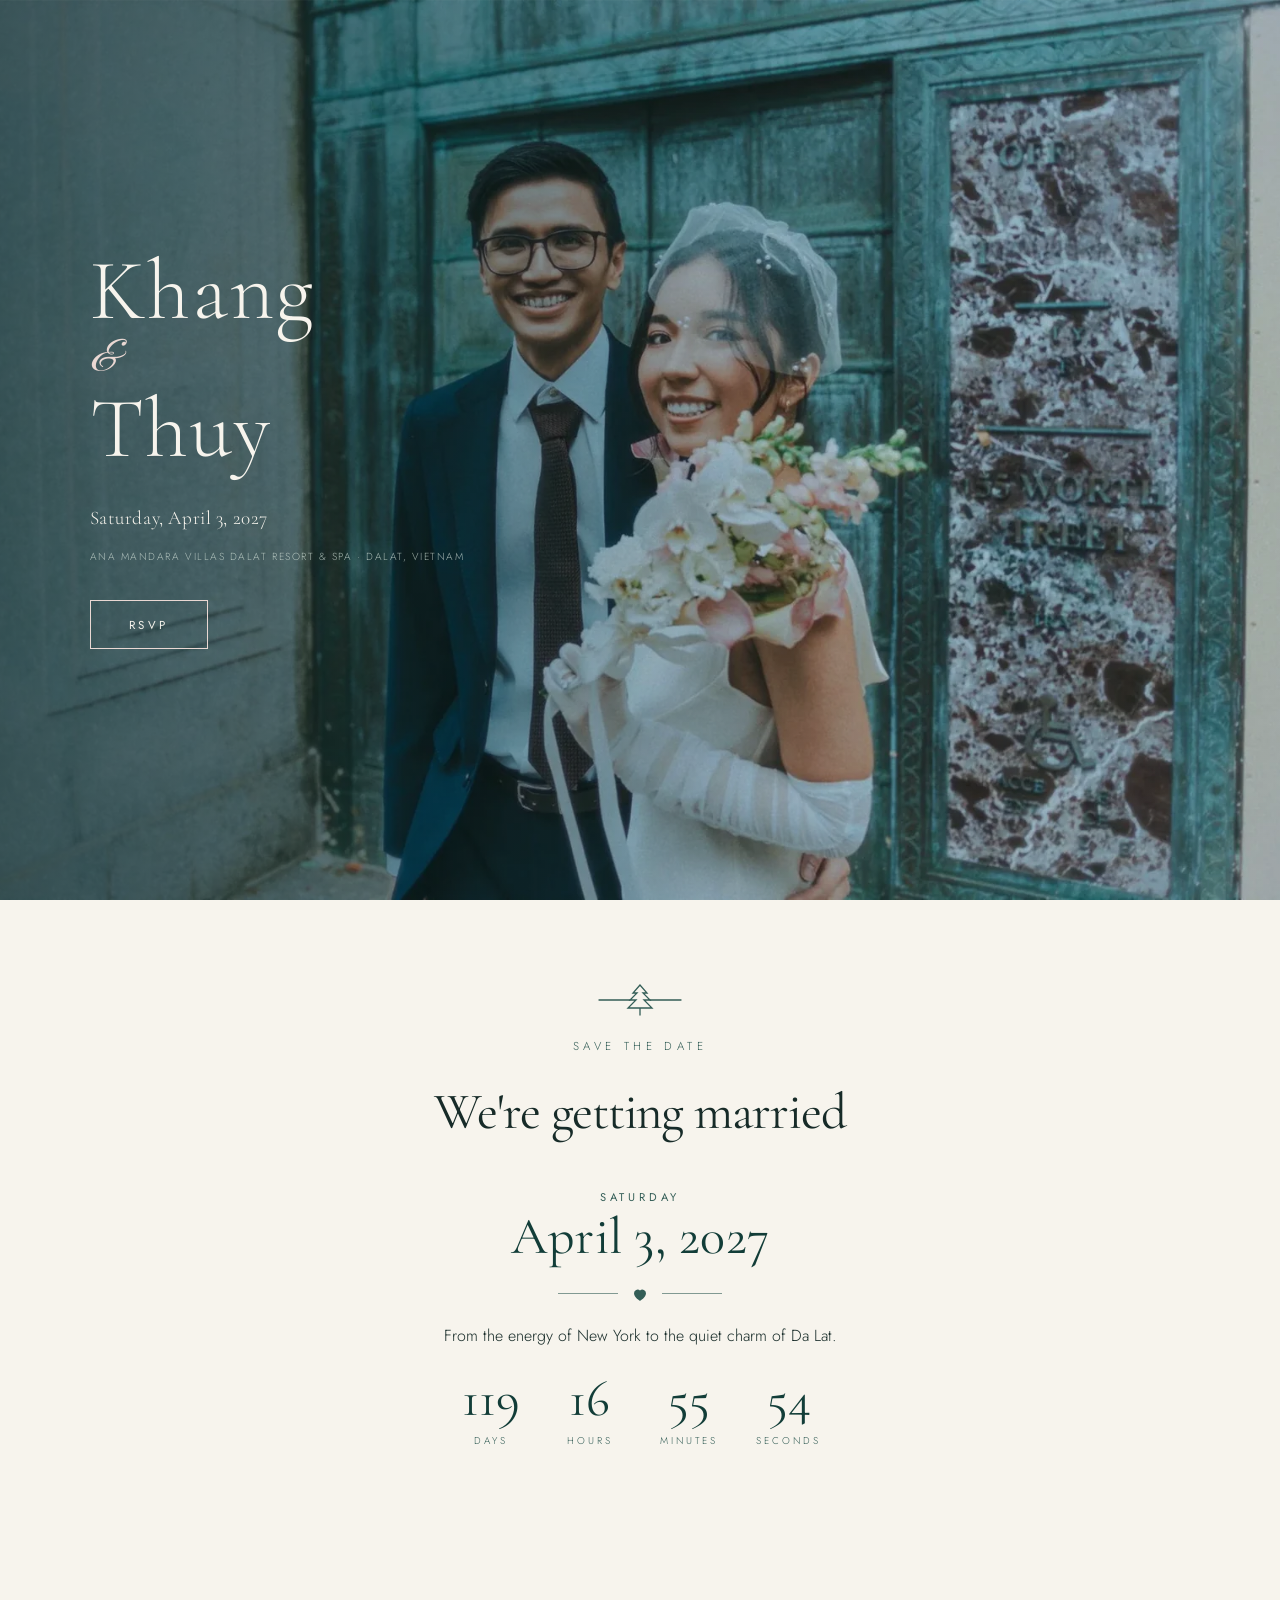
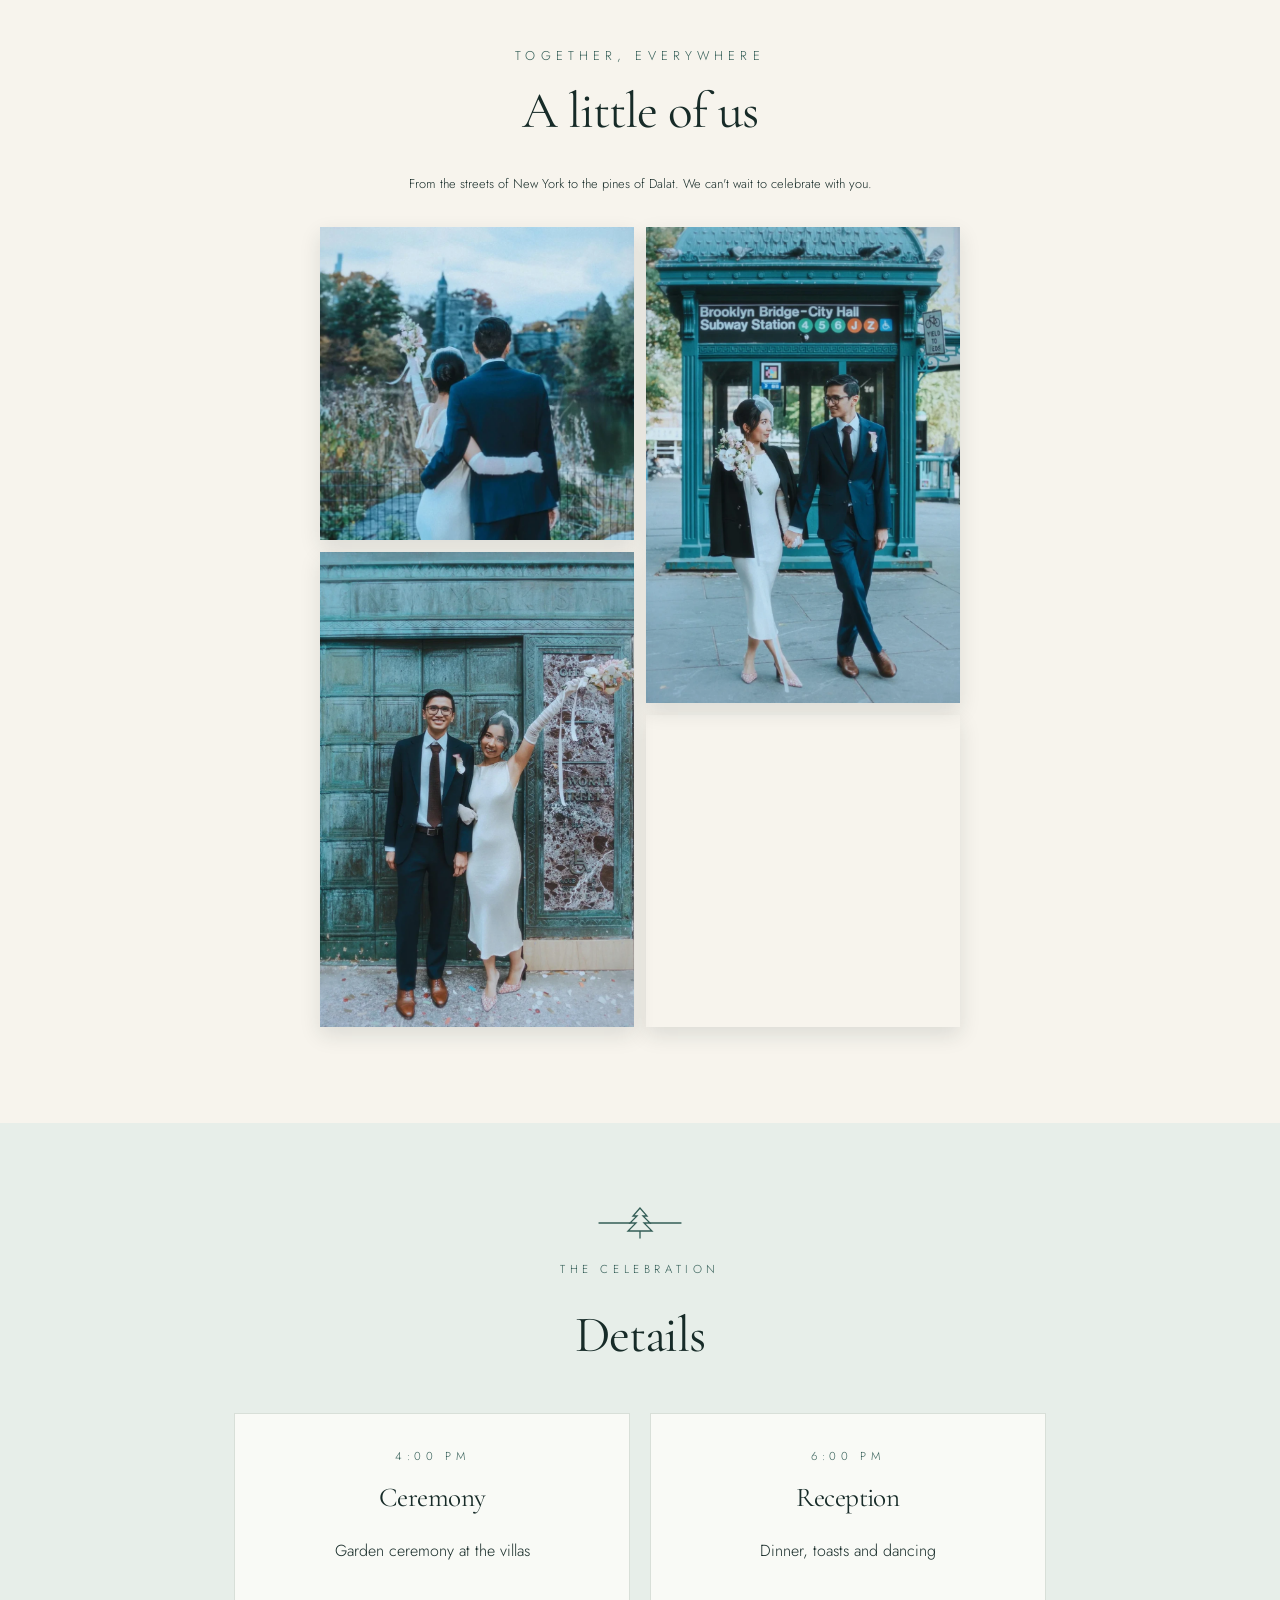
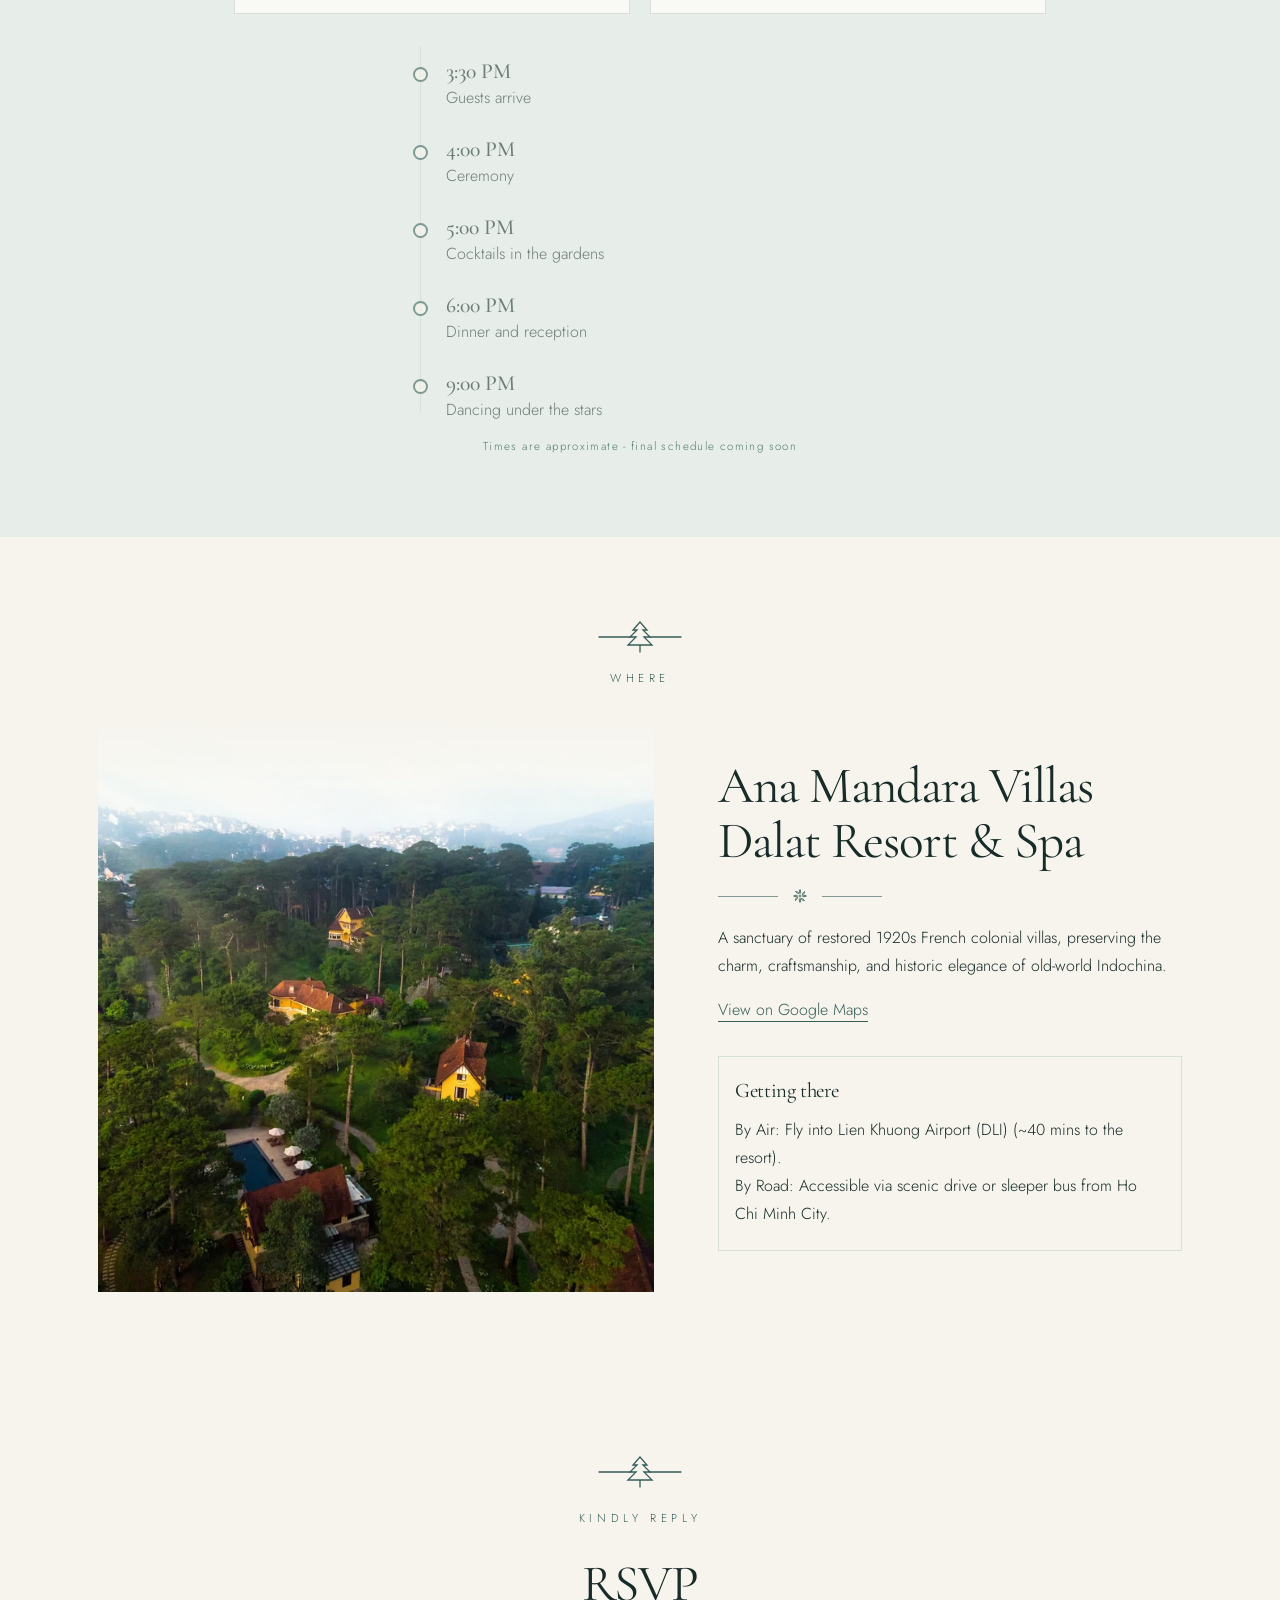
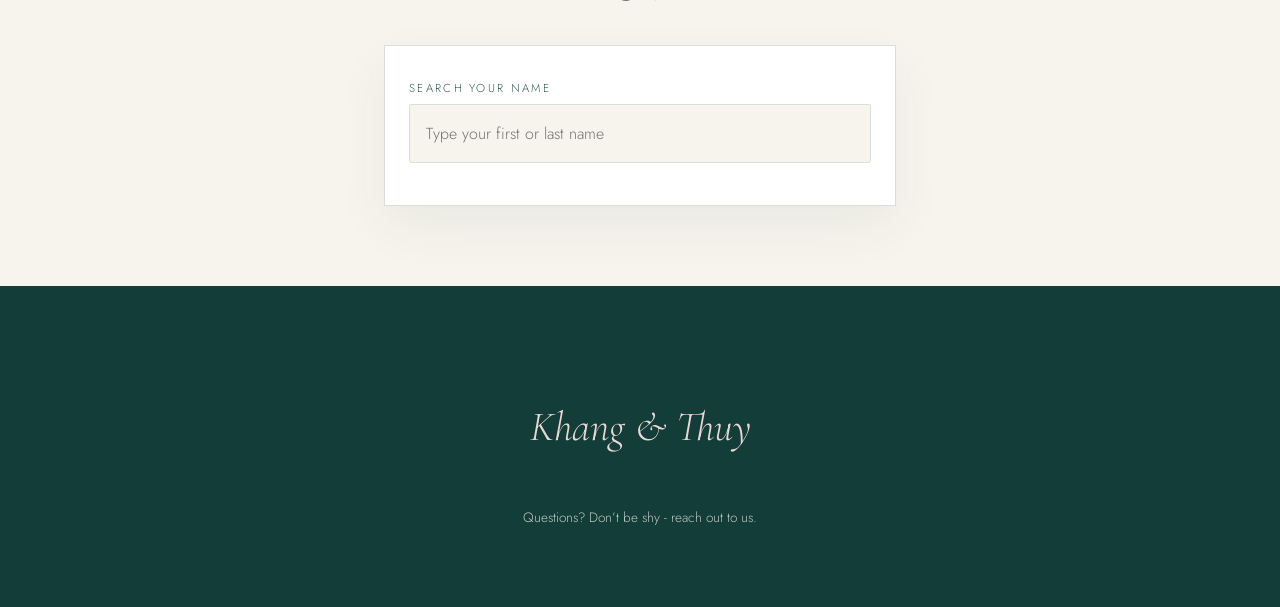
<file: index.html>
<!doctype html>
<html lang="en">
  <head>
    <meta charset="utf-8" />
    <meta name="viewport" content="width=device-width,initial-scale=1" />
    <meta name="robots" content="noindex, nofollow" />
    <title>Khang &amp; Thuy Wedding</title>
    <meta name="description" content="Join us for our wedding celebration in Dalat, Vietnam on April 3, 2027." />
    <meta property="og:title" content="Khang &amp; Thuy Wedding" />
    <meta property="og:description" content="Join us for our wedding celebration in Dalat, Vietnam on April 3, 2027." />
    <meta property="og:url" content="https://khangthuy.com/" />
    <meta property="og:type" content="website" />
    <meta property="og:image" content="https://khangthuy.com/assets/optimized/03-1600.webp" />
    <meta name="twitter:card" content="summary_large_image" />
    <meta name="twitter:title" content="Khang &amp; Thuy Wedding" />
    <meta name="twitter:description" content="Join us for our wedding celebration in Dalat, Vietnam on April 3, 2027." />
    <meta name="twitter:image" content="https://khangthuy.com/assets/optimized/03-1600.webp" />
    <link rel="icon" href="assets/favicon/favicon.ico" sizes="any" />
    <link rel="icon" type="image/svg+xml" href="assets/favicon/pine.svg" />
    <link rel="icon" type="image/png" sizes="32x32" href="assets/favicon/icon-32.png" />
    <link rel="icon" type="image/png" sizes="16x16" href="assets/favicon/icon-16.png" />
    <link rel="apple-touch-icon" sizes="180x180" href="assets/favicon/apple-touch-icon.png" />
    <link rel="manifest" href="assets/favicon/site.webmanifest" />
    <link rel="preconnect" href="https://fonts.googleapis.com" />
    <link rel="preconnect" href="https://fonts.gstatic.com" crossorigin />
    <link
      href="https://fonts.googleapis.com/css2?family=Cormorant+Garamond:ital,wght@0,300;0,400;0,500;1,400&family=Great+Vibes&family=Jost:wght@300;400;500&display=swap"
      rel="stylesheet"
    />
    <style>
      :root {
  --ivory: #fbf4e8;
  --blush: #f2dcc0;
  --rose: #b5532a;
  --sage: #2f5a43;
  --ink: #3a281c;
  --gold: #c0722c;
  --line: #e8d3b8;
  --pine: #1c382b;
  --pine2: #2f5a43;
  --amber: #d98a2b;
}
* {
  box-sizing: border-box;
}
html {
  scroll-behavior: smooth;
}
body {
  margin: 0;
  background: var(--ivory);
  color: var(--ink);
  font:
    300 16px/1.75 Jost,
    sans-serif;
  overflow-x: hidden;
}
h1,
h2,
h3 {
  font-family: "Cormorant Garamond", serif;
  font-weight: 400;
  margin: 0;
}
.script {
  font-family: "Great Vibes", cursive;
  color: var(--rose);
}
.eyebrow {
  font-size: 0.72rem;
  letter-spacing: 0.4em;
  text-transform: uppercase;
  color: var(--gold);
}
nav {
  position: fixed;
  top: 0;
  left: 0;
  right: 0;
  z-index: 20;
  display: flex;
  justify-content: center;
  gap: 1.4rem;
  padding: 0.9rem 1rem;
  background: rgba(251, 247, 242, 0.92);
  backdrop-filter: blur(8px);
  transform: translateY(-100%);
  transition: transform 0.5s;
  border-bottom: 1px solid var(--line);
}
nav.show {
  transform: none;
}
nav a {
  font-size: 0.68rem;
  letter-spacing: 0.25em;
  text-transform: uppercase;
  color: var(--ink);
  cursor: pointer;
}
.hero {
  position: relative;
  min-height: 100vh;
  display: flex;
  flex-direction: column;
  justify-content: center;
  align-items: center;
  text-align: center;
  padding: 2rem 1.5rem 8rem;
  overflow: hidden;
  background:
    radial-gradient(circle at 20% 15%, #f9e6e0 0, transparent 45%),
    radial-gradient(circle at 85% 30%, #e5ebe0 0, transparent 45%),
    linear-gradient(#fbf1ea, #fbf7f2);
}
.hero .script {
  font-size: clamp(1.8rem, 7vw, 2.6rem);
  margin: 0 0 0.3rem;
}
.hero h1 {
  font-size: clamp(3.4rem, 15vw, 8rem);
  line-height: 1;
  letter-spacing: 0.02em;
}
.hero h1 i {
  font-family: "Great Vibes", cursive;
  color: var(--rose);
  font-size: 0.6em;
  padding: 0 0.15em;
}
.hero .date {
  margin-top: 1.4rem;
  font-family: "Cormorant Garamond", serif;
  font-size: clamp(1.2rem, 4vw, 1.7rem);
  letter-spacing: 0.15em;
}
.hero .place {
  margin-top: 0.2rem;
  font-size: 0.8rem;
  letter-spacing: 0.3em;
  text-transform: uppercase;
  opacity: 0.75;
}
.btn {
  display: inline-block;
  margin-top: 2rem;
  padding: 0.95rem 2.4rem;
  border: 1px solid var(--gold);
  color: var(--gold);
  background: transparent;
  font: 400 0.72rem Jost;
  letter-spacing: 0.3em;
  text-transform: uppercase;
  cursor: pointer;
  transition: all 0.4s;
}
.btn:hover,
.btn.fill {
  background: var(--gold);
  color: #fff;
}
.btn.fill:hover {
  background: #9a5420;
}
.hills {
  position: absolute;
  left: 0;
  bottom: 0;
  width: 100%;
  height: 150px;
  pointer-events: none;
}
@keyframes up {
  from {
    opacity: 0;
    transform: translateY(24px);
  }
  to {
    opacity: 1;
    transform: none;
  }
}
section {
  padding: 5rem 1.5rem;
  max-width: 860px;
  margin: 0 auto;
  text-align: center;
}
section h2 {
  font-size: clamp(2.2rem, 8vw, 3.2rem);
  margin: 0.4rem 0 1rem;
}
.orn {
  display: flex;
  align-items: center;
  justify-content: center;
  gap: 0.8rem;
  color: var(--gold);
  margin: 1.2rem 0;
}
.orn:before,
.orn:after {
  content: "";
  width: 60px;
  height: 1px;
  background: var(--gold);
  opacity: 0.6;
}
.orn-icon {
  display: block;
  width: 18px;
  height: 18px;
  flex: none;
  color: inherit;
}
.count {
  display: flex;
  justify-content: center;
  gap: clamp(0.8rem, 4vw, 2.2rem);
  margin-top: 1.5rem;
}
.count div {
  min-width: 64px;
}
.count b {
  display: block;
  font:
    400 clamp(2rem, 9vw, 3.2rem)/1 "Cormorant Garamond",
    serif;
}
.count span {
  font-size: 0.62rem;
  letter-spacing: 0.3em;
  text-transform: uppercase;
  color: var(--gold);
}
.band {
  max-width: none;
  background: linear-gradient(#f7e6cc, #f0d3aa 120%);
}
.band > div {
  max-width: 860px;
  margin: 0 auto;
}
.cards {
  display: grid;
  gap: 1.2rem;
  margin-top: 2rem;
}
@media (min-width: 640px) {
  .cards {
    grid-template-columns: 1fr 1fr;
  }
}
.card {
  background: #fffaf1;
  border: 1px solid var(--line);
  padding: 2rem 1.5rem;
  box-shadow: 0 10px 30px rgba(120, 80, 60, 0.06);
}
.card h3 {
  font-size: 1.7rem;
}
.card .eyebrow {
  display: block;
  margin-bottom: 0.5rem;
}
.timeline {
  text-align: left;
  max-width: 440px;
  margin: 2rem auto 0;
  border-left: 1px solid var(--gold);
  padding-left: 1.6rem;
}
.timeline div {
  position: relative;
  margin-bottom: 1.5rem;
}
.timeline div:before {
  content: "";
  position: absolute;
  left: -2.05rem;
  top: 0.55rem;
  width: 11px;
  height: 11px;
  border-radius: 50%;
  background: var(--rose);
  border: 2px solid var(--ivory);
}
.timeline b {
  font:
    500 1.35rem "Cormorant Garamond",
    serif;
  display: block;
}
a.link {
  color: var(--gold);
  border-bottom: 1px solid var(--gold);
  text-decoration: none;
}
.rsvp {
  max-width: 560px;
}
.panel {
  background: #fff;
  border: 1px solid var(--line);
  padding: 2rem 1.5rem;
  text-align: left;
  box-shadow: 0 20px 50px rgba(120, 80, 60, 0.08);
}
label {
  display: block;
  margin: 1.1rem 0 0.35rem;
  font-size: 0.72rem;
  letter-spacing: 0.2em;
  text-transform: uppercase;
  color: var(--gold);
}
input,
select,
textarea {
  width: 100%;
  padding: 0.9rem 1rem;
  border: 1px solid var(--line);
  background: var(--ivory);
  font: inherit;
  color: var(--ink);
  border-radius: 2px;
  outline: 0;
  transition: border 0.3s;
}
input:focus,
select:focus,
textarea:focus {
  border-color: var(--rose);
}
#results {
  list-style: none;
  padding: 0;
  margin: 0.6rem 0 0;
}
#results li {
  padding: 1rem;
  border: 1px solid var(--line);
  margin-top: -1px;
  cursor: pointer;
  background: #fff;
  font:
    400 1.2rem "Cormorant Garamond",
    serif;
  transition: all 0.3s;
  animation: up 0.4s ease;
}
#results li:hover {
  background: var(--blush);
  padding-left: 1.4rem;
}
.choice {
  display: grid;
  gap: 0.6rem;
}
.choice label {
  margin: 0;
  padding: 1rem;
  border: 1px solid var(--line);
  display: flex;
  gap: 0.7rem;
  align-items: center;
  cursor: pointer;
  text-transform: none;
  letter-spacing: 0;
  font-size: 1rem;
  color: var(--ink);
}
.choice input {
  width: auto;
}
.choice label:has(input:checked) {
  border-color: var(--rose);
  background: #fbeedb;
}
.step {
  animation: up 0.6s ease;
}
.small {
  font-size: 0.85rem;
  opacity: 0.75;
}
.err {
  color: #a33;
}
.linkbtn {
  background: none;
  border: 0;
  color: var(--gold);
  cursor: pointer;
  font: inherit;
  margin-left: 0.8rem;
  text-decoration: underline;
}
.done h3 {
  font:
    400 3rem "Great Vibes",
    cursive;
  color: var(--rose);
  text-align: center;
}
.done {
  text-align: center;
}
.reveal {
  opacity: 0;
  transform: translateY(34px);
  transition:
    opacity 1s ease,
    transform 1s ease;
}
.reveal.in {
  opacity: 1;
  transform: none;
}
footer {
  padding: 4rem 1.5rem 4rem;
  text-align: center;
  background: var(--pine);
  color: #f3dfc0;
}
footer .script {
  font-size: 2.6rem;
  color: #e9a45a;
}
@media (prefers-reduced-motion: reduce) {
  * {
    animation: none !important;
    transition: none !important;
  }
  .hero > *,
  .reveal {
    opacity: 1 !important;
    transform: none !important;
  }
}

:root {
  --ivory: #f7f4ed;
  --blush: #ead8d3;
  --rose: #607f77;
  --sage: #345e57;
  --ink: #172b28;
  --gold: #345e57;
  --line: #d8dfd8;
  --pine: #123d38;
  --pine2: #23544c;
  --amber: #74978b;
}
body {
  font-weight: 300;
}
h1,
h2,
h3 {
  letter-spacing: -0.02em;
}
.script {
  font-family: "Cormorant Garamond", serif;
  font-style: italic;
}
.hero {
  height: 100svh;
  min-height: 620px;
  padding: 0;
  position: relative;
  display: block;
  background: var(--pine);
  overflow: hidden;
}
.stick {
  position: relative;
  top: 0;
  height: 100%;
  overflow: hidden;
  background: var(--pine);
}
.hero-photo {
  position: absolute;
  inset: 0;
  overflow: hidden;
}
.hero-photo picture,
.hero-photo img {
  display: block;
  width: 100%;
  height: 100%;
  object-fit: cover;
  object-position: 47% center;
}
.hero-photo:after {
  content: "";
  position: absolute;
  inset: 0;
  background: linear-gradient(
    90deg,
    rgba(7, 35, 33, 0.66),
    rgba(7, 35, 33, 0.12) 75%
  );
}
.hero-copy {
  position: absolute;
  left: 0;
  top: 0;
  bottom: 0;
  width: min(48%, 620px);
  display: flex;
  flex-direction: column;
  justify-content: center;
  padding: clamp(2rem, 7vw, 7rem);
  text-align: left;
  background: transparent;
  z-index: 3;
  opacity: 1;
  color: var(--ivory);
}
.hero h1 {
  font-size: clamp(3.2rem, 6.7vw, 7rem);
  line-height: 0.94;
  color: var(--ivory);
  font-weight: 300;
}
.hero h1 span {
  display: block;
}
.hero h1 i {
  font-size: 0.5em;
  color: var(--blush);
  display: block;
  padding: 0.2em 0;
}
.hero .script {
  color: var(--blush);
  font: 300 0.65rem Jost;
  letter-spacing: 0.3em;
  text-transform: uppercase;
  margin-bottom: 2rem;
}
.hero .date {
  font-size: 1.2rem;
  letter-spacing: 0.03em;
  color: var(--ivory);
  margin: 2rem 0 0.5rem;
}
.hero .place {
  font-size: 0.64rem;
  letter-spacing: 0.15em;
  color: #d4e2da;
  line-height: 1.9;
}
.hero .btn {
  border-color: var(--blush);
  color: var(--ivory);
  align-self: flex-start;
  margin-top: 1.5rem;
}
.hero .btn:hover {
  background: var(--blush);
  color: var(--pine);
}
@media (max-width: 700px) {
  .hero {
    height: 100svh;
    min-height: 640px;
  }
  .hero-photo {
    inset: 0;
  }
  .hero-photo img {
    object-position: 50% 43%;
  }
  .hero-photo:after {
    background: linear-gradient(
      180deg,
      rgba(7, 35, 33, 0.08) 35%,
      rgba(7, 35, 33, 0.68)
    );
  }
  .hero-copy {
    top: auto;
    bottom: 0;
    left: 0;
    right: 0;
    width: 100%;
    height: auto;
    min-height: 37%;
    padding: 1rem 1.3rem 2.5rem;
    align-items: center;
    text-align: center;
    justify-content: center;
    background: linear-gradient(transparent, #123d38b8);
  }
  .hero .script {
    display: none;
  }
  .hero h1 {
    font-size: 2.8rem;
    line-height: 1;
  }
  .hero h1 span,
  .hero h1 i {
    display: inline;
    padding: 0 0.05em;
  }
  .hero .date {
    margin: 0.65rem 0 0.15rem;
    font-size: 0.92rem;
    white-space: nowrap;
  }
  .hero .place {
    font-size: 0.58rem;
    line-height: 1.6;
    max-width: 100%;
    padding: 0 0.4rem;
  }
  .hero .btn {
    align-self: center;
    margin-top: 0.65rem;
    padding: 0.45rem 1.5rem;
    font-size: 0.6rem;
  }
  .photo-grid {
    width: min(100%, 358px);
    aspect-ratio: 4/5;
    margin: 1.5rem auto 0;
    gap: 8px;
  }
  .photo-grid figure {
    width: auto;
    max-width: none;
    filter: none;
  }
  .photo-grid img,
  .photo-grid figure:nth-child(even) img {
    width: 100%;
    height: 100%;
    aspect-ratio: auto;
    max-height: none;
    object-fit: cover;
  }
  .gallery {
    padding: 4rem 1rem;
  }
  .gallery-heading {
    display: block;
  }
  .gallery-heading p {
    max-width: none;
  }
  .venue-layout {
    grid-template-columns: 1fr;
    gap: 2rem;
    text-align: center;
  }
  .venue-image {
    height: 350px;
  }
  .venue-layout .orn {
    justify-content: center;
  }
  #venue {
    padding: 3rem 1rem;
  }
  .count div {
    min-width: 54px;
  }
  .count {
    gap: 0.8rem;
  }
  nav {
    gap: 1rem;
  }
  .pinefall-item {
    opacity: calc(var(--o, 0.52) * 0.81);
  }
}
@media (prefers-reduced-motion: reduce) {
  html {
    scroll-behavior: auto;
  }
  .hero {
    height: 100svh;
  }
  .hero-copy {
    opacity: 1 !important;
  }
  .reveal {
    opacity: 1;
    transform: none;
  }
  * {
    animation: none !important;
    transition: none !important;
  }
  .progress {
    display: none;
  }
  .pinefall {
    display: none !important;
  }
  .timeline:after {
    transform: scaleY(1);
  }
}
.progress {
  position: fixed;
  top: 0;
  left: 0;
  height: 2px;
  background: var(--sage);
  width: 100%;
  transform-origin: left;
  z-index: 30;
}
nav {
  background: rgba(247, 244, 237, 0.94);
}
nav a {
  text-decoration: none;
}
nav a.on {
  border-bottom: 1px solid var(--sage);
}
.band {
  background: #e7eee9;
}
.card {
  background: #f9faf6;
  box-shadow: none;
}
.choice label:has(input:checked) {
  background: #e7eee9;
}
footer {
  color: var(--ivory);
}
footer .script {
  color: var(--blush);
}
.panel {
  box-shadow: 0 20px 50px rgba(18, 61, 56, 0.06);
}
.count b {
  color: var(--pine);
}
.gallery {
  max-width: 1260px;
  padding: 6rem 3vw;
}
.gallery-heading {
  display: flex;
  justify-content: space-between;
  align-items: end;
  gap: 2rem;
  margin-bottom: 2rem;
  text-align: left;
}
.gallery-heading h2 {
  margin: 0;
}
.gallery-heading p {
  max-width: 300px;
  font-size: 0.8rem;
}
.photo-grid {
  display: grid;
  grid-template-columns: repeat(2, minmax(0, 1fr));
  grid-template-rows: repeat(5, minmax(0, 1fr));
  grid-template-areas: "square-a portrait-a" "square-a portrait-a" "portrait-b portrait-a" "portrait-b square-b" "portrait-b square-b";
  gap: 12px;
  width: min(100%, 640px);
  aspect-ratio: 4/5;
  margin: 0 auto;
}
.photo-grid figure {
  min-width: 0;
  min-height: 0;
  margin: 0;
  overflow: hidden;
  box-shadow: 0 8px 20px rgba(23, 43, 40, 0.12);
}
.photo-grid figure:nth-child(1) {
  grid-area: square-a;
}
.photo-grid figure:nth-child(2) {
  grid-area: portrait-a;
}
.photo-grid figure:nth-child(3) {
  grid-area: square-b;
}
.photo-grid figure:nth-child(4) {
  grid-area: portrait-b;
}
.photo-grid img {
  display: block;
  width: 100%;
  height: 100%;
  object-fit: cover;
}
#venue {
  max-width: 1160px;
  padding: 5rem 3vw;
}
.venue-layout {
  display: grid;
  grid-template-columns: 1.2fr 1fr;
  gap: 4rem;
  align-items: center;
  text-align: left;
}
.venue-image {
  width: 100%;
  height: 580px;
  object-fit: cover;
  mask-image: linear-gradient(to bottom, transparent 0%, #000 28%);
  -webkit-mask-image: linear-gradient(to bottom, transparent 0%, #000 28%);
}
.venue-layout .orn {
  justify-content: start;
}
#venue .venue-layout > div > .sect-flora {
  margin-left: 0;
  margin-right: auto;
}
.venue-layout h2 {
  font-size: clamp(2.2rem, 4vw, 3.7rem);
  line-height: 1.06;
}
.venue-layout .cards {
  grid-template-columns: 1fr;
}
.venue-layout .card {
  padding: 1rem;
  background: transparent;
}
.venue-layout .card p {
  margin: 0.4rem 0;
}
.venue-layout .card h3 {
  font-size: 1.3rem;
}
.venuebg {
  position: absolute;
  inset: 0;
  z-index: -1;
  opacity: 0.12;
}
.venuebg svg {
  width: 100%;
  height: 100%;
}
@media (prefers-reduced-motion: reduce) {
  html {
    scroll-behavior: auto;
  }
  .hero {
    height: 100svh;
  }
  .hero-copy {
    opacity: 1 !important;
  }
  .reveal {
    opacity: 1;
    transform: none;
  }
  * {
    animation: none !important;
    transition: none !important;
  }
  .progress {
    display: none;
  }
}
.sect-flora {
  display: block;
  width: 90px;
  height: 40px;
  margin: 0 auto 1rem;
}
.sect-flora path {
  fill: none;
  stroke: var(--sage);
  stroke-width: 1.3;
  stroke-linecap: round;
}
.timeline {
  position: relative;
  border-left: 0;
  --tl: 0;
}
.timeline:before,
.timeline:after {
  content: "";
  position: absolute;
  left: 0;
  top: 0;
  bottom: 0;
  width: 1px;
}
.timeline:before {
  background: var(--line);
}
.timeline:after {
  background: var(--sage);
  transform: scaleY(var(--tl));
  transform-origin: top;
  transition: transform 0.35s ease;
}
.timeline > div {
  opacity: 0.58;
  transform: translateY(12px);
  transition:
    opacity 0.45s ease,
    transform 0.45s ease;
}
.timeline > div.on {
  opacity: 1;
  transform: none;
}
.timeline div:before {
  background: var(--ivory);
  border-color: var(--sage);
  transition:
    background 0.35s ease,
    box-shadow 0.35s ease;
}
.timeline div.on:before {
  background: var(--sage);
  box-shadow: 0 0 0 4px #345e5722;
}

.pinefall {
  position: fixed;
  inset: 0;
  z-index: 2;
  overflow: hidden;
  pointer-events: none;
}
.pinefall-item {
  position: absolute;
  top: -12vh;
  opacity: var(--o, 0.52);
  will-change: transform;
  animation: pinefall-drift cubic-bezier(0.45, 0.05, 0.55, 0.95) infinite;
  color: #345e57;
}
.pinefall-item.needle {
  animation-name: pinefall-drift-leaf;
  animation-timing-function: linear;
  opacity: 0.52;
  width: 22px;
  height: 28px;
}
.pinefall-item.cone {
  width: 17px;
  height: 25px;
  color: #735b37;
}
@keyframes pinefall-drift {
  0% {
    transform: translate3d(var(--x0, 0px), -10vh, 0) rotate(var(--r0, 0deg)) scale(var(--s, 1));
  }
  20% {
    transform: translate3d(var(--x1, 28px), var(--y1, 24vh), 0) rotate(var(--r1, 75deg)) scale(var(--s, 1));
  }
  40% {
    transform: translate3d(var(--x2, -20px), var(--y2, 40vh), 0) rotate(var(--r2, 170deg)) scale(var(--s, 1));
  }
  60% {
    transform: translate3d(var(--x3, 28px), var(--y3, 62vh), 0) rotate(var(--r3, 255deg)) scale(var(--s, 1));
  }
  80% {
    transform: translate3d(var(--x4, -8px), var(--y4, 84vh), 0) rotate(var(--r4, 320deg)) scale(var(--s, 1));
  }
  100% {
    transform: translate3d(var(--x5, 0px), 112vh, 0) rotate(var(--r5, 360deg)) scale(var(--s, 1));
  }
}

@keyframes pinefall-drift-leaf {
  0% {
    transform: translate3d(0, -10vh, 0) rotate(0deg);
  }
  25% {
    transform: translate3d(28px, 24vh, 0) rotate(75deg);
  }
  50% {
    transform: translate3d(-20px, 52vh, 0) rotate(170deg);
  }
  75% {
    transform: translate3d(28px, 78vh, 0) rotate(255deg);
  }
  100% {
    transform: translate3d(-8px, 112vh, 0) rotate(360deg);
  }
}

@media (max-width: 700px) {
  .venue-layout {
    grid-template-columns: 1fr;
    gap: 2rem;
    text-align: center;
  }
  .venue-image {
    height: 350px;
  }
  #venue .venue-layout > div > .sect-flora {
    margin-left: auto;
    margin-right: auto;
  }
  .venue-layout .orn {
    justify-content: center;
  }
  .gallery-heading {
    display: block;
    text-align: center;
  }
  .gallery-heading h2 {
    white-space: nowrap;
    font-size: clamp(2rem, 9vw, 3.2rem);
  }
  .gallery-heading p {
    width: 100%;
    max-width: none;
    margin: 1rem auto 0;
  }
}
.timeline-note {
  margin: 1.25rem auto 0;
  font-size: 0.72rem;
  letter-spacing: 0.12em;
  color: var(--sage);
  opacity: 0.82;
}
.date-treatment.type-a {
  margin: 2rem auto 1.25rem;
  max-width: 520px;
  text-align: center;
}
.type-a .date-weekday {
  display: block;
  font:
    400 0.7rem Jost,
    sans-serif;
  letter-spacing: 0.34em;
  text-transform: uppercase;
  color: var(--gold);
  margin-bottom: 0.3rem;
}
.type-a .date-line {
  display: block;
  font:
    400 clamp(2.2rem, 7vw, 3.25rem)/1.05 "Cormorant Garamond",
    serif;
  letter-spacing: 0.005em;
  color: var(--pine);
}


/* Tablet layouts need a stacked gallery heading and a single-column venue. */
@media (min-width: 701px) and (max-width: 1200px) {
  .gallery-heading {
    display: block;
    text-align: center;
  }
  .gallery-heading h2 {
    white-space: normal;
  }
  .gallery-heading p {
    width: 100%;
    max-width: 36rem;
    margin: 1rem auto 0;
  }
  .venue-layout {
    grid-template-columns: minmax(0, 1fr);
    gap: 2rem;
    text-align: center;
  }
  .venue-image {
    height: clamp(20rem, 58vw, 35rem);
  }
  #venue .venue-layout > div > .sect-flora {
    margin-left: auto;
    margin-right: auto;
  }
  .venue-layout .orn {
    justify-content: center;
  }
}


.evt { margin-top: 1rem; }
.evt-title { font: 600 .8rem "Jost", sans-serif; letter-spacing: .14em; text-transform: uppercase; margin: 0 0 .4rem; opacity: .75; }
#teaBlock { margin-top: 1.4rem; padding-top: 1rem; border-top: 1px solid rgba(0,0,0,.12); }


/* Desktop: stacked, centered gallery heading; tree + WHERE in a page-centered row above the venue. */
.venue-head {
  display: none;
}
@media (min-width: 901px) {
  .gallery-heading {
    display: block;
    text-align: center;
  }
  .gallery-heading h2 {
    white-space: nowrap;
  }
  .gallery-heading p {
    max-width: none;
    margin: 1rem auto 0;
  }
  .venue-head {
    display: block;
    text-align: center;
    margin-bottom: 1.5rem;
  }
  .venue-head .sect-flora {
    display: block;
    margin: 0 auto;
  }
  .venue-layout .sect-flora,
  .venue-layout .eyebrow {
    display: none;
  }
}
    </style>
  </head>
  <body>
    <div class="pinefall" id="pinefall" aria-hidden="true"></div>
    <nav id="nav">
      <a data-to="story" id="navStory"></a
      ><a data-to="details" id="navDetails"></a
      ><a data-to="venue" id="navVenue"></a><a data-to="rsvp" id="navRsvp"></a>
    </nav>
    <div class="progress" id="prog"></div>
    <header class="hero" id="hero">
      <div class="stick">
        <div class="hero-photo">
          <picture
            ><source id="heroMobile" media="(max-width:700px)" />
            <img id="heroPhoto" fetchpriority="high" decoding="async" alt=""
          /></picture>
        </div>
        <div class="hero-copy" id="heroCopy">
          <h1 id="names"></h1>
          <p class="date" id="date"></p>
          <p class="place" id="place"></p>
          <button class="btn" data-to="rsvp" id="heroButton"></button>
        </div>
      </div>
    </header>
    <section id="story" class="reveal">
      <svg class="sect-flora" viewBox="0 0 90 40" aria-hidden="true">
        <path d="M4 20H35M55 20H86" />
        <path
          d="M45 5L38 13H42L35 20H41L33 28H57L49 20H55L48 13H52Z M45 28V35"
        />
      </svg>
      <p class="eyebrow" id="storyEyebrow"></p>
      <h2 id="headline"></h2>
      <div class="date-treatment type-a" aria-label="Wedding date">
        <span class="date-weekday">Saturday</span
        ><span class="date-line">April 3, 2027</span>
      </div>
      <div class="orn">
        <svg
          class="orn-icon"
          viewBox="0 0 24 24"
          aria-hidden="true"
          focusable="false"
        >
          <path
            d="M12 21s-8-4.35-8-10.1A4.9 4.9 0 0 1 12 7.2a4.9 4.9 0 0 1 8 3.7C20 16.65 12 21 12 21Z"
            fill="currentColor"
          />
        </svg>
      </div>
      <p id="intro"></p>
      <div class="count" id="count"></div>
    </section>
    <section class="gallery reveal" id="photos">
      <div class="gallery-heading">
        <div>
          <p class="eyebrow" id="galleryEyebrow"></p>
          <h2 id="galleryTitle"></h2>
        </div>
        <p id="galleryText"></p>
      </div>
      <div class="photo-grid" id="photoGrid"></div>
    </section>
    <div class="band">
      <section id="details" class="reveal">
        <svg class="sect-flora" viewBox="0 0 90 40" aria-hidden="true">
          <path d="M4 20H35M55 20H86" />
          <path
            d="M45 5L38 13H42L35 20H41L33 28H57L49 20H55L48 13H52Z M45 28V35"
          />
        </svg>
        <p class="eyebrow" id="detailsEyebrow"></p>
        <h2 id="detailsTitle"></h2>
        <div class="cards" id="cards"></div>
        <div class="timeline" id="timeline"></div>
        <p class="timeline-note">
          Times are approximate - final schedule coming soon
        </p>
      </section>
    </div>
    <section id="venue" class="reveal">
      <div class="venue-head">
        <svg class="sect-flora" viewBox="0 0 90 40" aria-hidden="true">
          <path d="M4 20H35M55 20H86" />
          <path
            d="M45 5L38 13H42L35 20H41L33 28H57L49 20H55L48 13H52Z M45 28V35"
          />
        </svg>
        <p class="eyebrow" id="venueEyebrowTop"></p>
      </div>
      <div class="venue-layout">
        <img
          class="venue-image"
          id="venuePhoto"
          loading="lazy"
          decoding="async"
          alt=""
        />
        <div>
          <svg class="sect-flora" viewBox="0 0 90 40" aria-hidden="true">
            <path d="M4 20H35M55 20H86" />
            <path
              d="M45 5L38 13H42L35 20H41L33 28H57L49 20H55L48 13H52Z M45 28V35"
            />
          </svg>
          <p class="eyebrow" id="venueEyebrow"></p>
          <h2 id="vname"></h2>
          <div class="orn">
            <svg
              class="orn-icon"
              viewBox="0 0 24 24"
              aria-hidden="true"
              focusable="false"
            >
              <g fill="none" stroke="currentColor" stroke-width="1.2">
                <path
                  d="M12 3.5c1.3 2.5 1.3 4.1 0 5.2-1.3-1.1-1.3-2.7 0-5.2ZM20.5 12c-2.5 1.3-4.1 1.3-5.2 0 1.1-1.3 2.7-1.3 5.2 0ZM12 20.5c-1.3-2.5-1.3-4.1 0-5.2 1.3 1.1 1.3 2.7 0 5.2ZM3.5 12c2.5-1.3 4.1-1.3 5.2 0-1.1 1.3-2.7 1.3-5.2 0ZM5.99 5.99c2.8.4 4 1.2 4.5 2.7-1.5.5-2.3-.8-4.5-2.7ZM18.01 5.99c-.4 2.8-1.2 4-2.7 4.5-.5-1.5.8-2.3 2.7-4.5ZM18.01 18.01c-2.8-.4-4-1.2-4.5-2.7 1.5-.5 2.3.8 4.5 2.7ZM5.99 18.01c.4-2.8 1.2-4 2.7-4.5.5 1.5-.8 2.3-2.7 4.5Z"
                />
                <circle cx="12" cy="12" r="1.2" />
              </g>
            </svg>
          </div>
          <p id="vtext"></p>
          <p><a class="link" id="map" target="_blank" rel="noopener"></a></p>
          <div class="cards" id="travel"></div>
        </div>
      </div>
    </section>
    <section id="rsvp" class="rsvp reveal">
      <svg class="sect-flora" viewBox="0 0 90 40" aria-hidden="true">
        <path d="M4 20H35M55 20H86" />
        <path
          d="M45 5L38 13H42L35 20H41L33 28H57L49 20H55L48 13H52Z M45 28V35"
        />
      </svg>
      <p class="eyebrow" id="rsvpEyebrow"></p>
      <h2 id="rsvpTitle"></h2>
      <div class="panel">
        <div id="step1" class="step">
          <label for="q" id="searchLabel" style="margin-top: 0"></label>
          <input id="q" type="search" autocomplete="off" />
          <ul id="results"></ul>
          <p id="none" class="small" hidden></p>
        </div>
        <form id="stepUnlock" class="step" hidden>
          <p
            style="
              font:
                400 1.6rem &quot;Cormorant Garamond&quot;,
                serif;
              margin: 0;
            "
          >
            <span id="unlockWho"></span>
          </p>
          <p class="small" id="unlockIntro"></p>
          <label for="unlockEmail" id="unlockLabel"></label
          ><input id="unlockEmail" type="email" autocomplete="off" required />
          <p class="small" id="unlockHint"></p>
          <div style="text-align: center">
            <button class="btn fill" type="submit" id="unlockBtn"></button
            ><br /><button
              type="button"
              class="linkbtn small"
              id="unlockBack"
            ></button>
          </div>
          <p class="err" id="unlockErr" hidden></p>
        </form>
        <form id="step2" class="step" hidden>
          <p
            style="
              font:
                400 1.6rem &quot;Cormorant Garamond&quot;,
                serif;
              margin: 0;
            "
          >
            <span id="welcomePrefix"></span> <span id="who"></span>
          </p>
          <p class="small" id="already" hidden></p>
          <div class="evt">
            <p class="evt-title" id="mainEvtTitle"></p>
            <div class="choice">
              <label
                ><input type="radio" name="att" value="yes" checked />
                <span id="acceptText"></span></label
              ><label
                ><input type="radio" name="att" value="no" />
                <span id="declineText"></span
              ></label>
            </div>
          </div>
          <div class="evt" id="teaBlock" hidden>
            <p class="evt-title" id="teaEvtTitle"></p>
            <p class="small" id="teaEvtText"></p>
            <div class="choice">
              <label
                ><input type="radio" name="tea" value="yes" checked />
                <span id="teaAcceptText"></span></label
              ><label
                ><input type="radio" name="tea" value="no" />
                <span id="teaDeclineText"></span
              ></label>
            </div>
          </div>
          <div id="acceptFields">
            <div id="cntwrap">
              <label for="cnt" id="countLabel"></label
              ><select id="cnt"></select>
            </div>
            <div id="emailwrap">
              <label for="email" id="emailLabel"></label
              ><input id="email" type="email" />
            </div>
            <div id="dietwrap">
              <label for="notes" id="notesLabel"></label
              ><textarea id="notes" rows="3"></textarea>
            </div>
            <div id="acceptedCoupleNote">
              <label for="coupleNoteAccepted" id="coupleNoteAcceptedLabel"></label
              ><textarea id="coupleNoteAccepted" rows="3"></textarea>
            </div>
          </div>
          <div id="declineFields" hidden>
            <label for="coupleNote" id="coupleNoteLabel"></label
            ><textarea id="coupleNote" rows="3"></textarea>
          </div>
          <div style="text-align: center">
            <button class="btn fill" type="submit" id="send"></button
            ><br /><button
              type="button"
              class="linkbtn small"
              id="back"
            ></button>
          </div>
          <p class="err" id="err" hidden></p>
        </form>
        <div id="done" class="step done" hidden>
          <h3 id="thanksTitle"></h3>
          <p id="thanksText"></p>
        </div>
      </div>
    </section>
    <footer>
      <p class="script" id="fnames"></p>
      <p class="small" id="contact"></p>
    </footer>
    <script>
      // EDIT THIS CONFIG BLOCK to change the wedding details or any text shown on the site.
// Keep the API URL as-is unless the Apps Script deployment URL changes.
window.WEDDING = {
  apiUrl:
    "https://script.google.com/macros/s/AKfycbyIdDyzH8Nyv4CQg1KA6-XMgDD2A9DZ-WEdhjv0WZy-MPAX29WxzlE9777IsQfEkHZf/exec",
  names: ["Khang", "Thuy"],
  dateLine: "Saturday, April 3, 2027",
  dateISO: "2027-04-03T16:00:00+07:00",
  place: "Dalat, Vietnam",
  headline: "We're getting married",
  intro: "From the energy of New York to the quiet charm of Da Lat.",
  events: [
    ["Ceremony", "4:00 PM", "Garden ceremony at the villas"],
    ["Reception", "6:00 PM", "Dinner, toasts and dancing"],
  ],
  timeline: [
    ["3:30 PM", "Guests arrive"],
    ["4:00 PM", "Ceremony"],
    ["5:00 PM", "Cocktails in the gardens"],
    ["6:00 PM", "Dinner and reception"],
    ["9:00 PM", "Dancing under the stars"],
  ],
  venue: "Ana Mandara Villas Dalat Resort & Spa",
  venueText:
    "A sanctuary of restored 1920s French colonial villas, preserving the charm, craftsmanship, and historic elegance of old-world Indochina.",
  mapUrl:
    "https://www.google.com/maps/search/?api=1&query=Ana+Mandara+Villas+Dalat+Resort+%26+Spa",
  travel: [
    [
      "Getting there",
      "By Air: Fly into Lien Khuong Airport (DLI) (~40 mins to the resort).<br>By Road: Accessible via scenic drive or sleeper bus from Ho Chi Minh City.",
    ],
  ],
  contact: "Questions? Don’t be shy - reach out to us.",
  // Wedding photos are stored as static files in assets/.
  // PHOTO SLOTS: replace these URLs or replace the matching assets files.
  // heroDesktop = wide smiling portrait; heroMobile = full-length vertical portrait.
  photos: {
    heroDesktop: "assets/optimized/03.webp",
    heroMobile: "assets/optimized/04.webp",
    heroDesktopLarge: "assets/optimized/03-1600.webp",
    heroMobileLarge: "assets/optimized/04-1200.webp",
    venue: "assets/optimized/villa-960.webp",
    venueLarge: "assets/optimized/villa-1440.webp",
    gallery: [
      {
        src: "assets/optimized/01.webp",
        srcset: "assets/optimized/01.webp 1000w, assets/optimized/01-1680.webp 1680w",
        alt: "Khang and Thuy embracing beside a garden pond",
        width: 1000,
        height: 667,
      },
      {
        src: "assets/optimized/02.webp",
        srcset: "assets/optimized/02.webp 900w, assets/optimized/02-1399.webp 1399w",
        alt: "Khang and Thuy holding hands outside the NYC subway",
        width: 900,
        height: 1351,
      },
      {
        src: "assets/optimized/03.webp",
        srcset: "assets/optimized/03.webp 1100w, assets/optimized/03-1600.webp 1600w",
        alt: "Khang and Thuy smiling beside a teal NYC doorway",
        width: 1100,
        height: 733,
      },
      {
        src: "assets/optimized/04.webp",
        srcset: "assets/optimized/04.webp 1000w, assets/optimized/04-1200.webp 1200w",
        alt: "Khang and Thuy in wedding attire, bouquet raised",
        width: 1000,
        height: 1501,
      },
    ],
  },
  text: {
    galleryEyebrow: "Together, everywhere",
    galleryTitle: "A little of us",
    galleryText:
      "From the streets of New York to the pines of Dalat. We can't wait to celebrate with you.",
    navStory: "Us",
    navDetails: "Details",
    navVenue: "Venue",
    navRsvp: "RSVP",
    heroButton: "RSVP",
    storyEyebrow: "Save the date",
    detailsEyebrow: "The celebration",
    detailsTitle: "Details",
    venueEyebrow: "Where",
    mapLink: "View on Google Maps",
    rsvpEyebrow: "Kindly reply",
    rsvpTitle: "RSVP",
    searchLabel: "Search your name",
    searchPlaceholder: "Type your first or last name",
    minSearchLength: "Please enter at least 3 characters to search.",
    noMatch: "No match. Try just your first or last name, or contact us below.",
    serverError: "Could not reach the server. Please try again.",
    welcomePrefix: "Welcome,",
    already: "You already replied. Submitting again will update your answer.",
    acceptText: "Joyfully accepts",
    declineText: "Regretfully declines",
    mainEvtTitle: "Wedding Ceremony - April 3, 2027",
    teaEvtTitle: "Tea Ceremony - March 27, 2027",
    teaEvtText: "You are also invited to our tea ceremony.",
    teaAcceptText: "Joyfully accepts the tea ceremony",
    teaDeclineText: "Regretfully declines the tea ceremony",
    unlockIntro: "You already replied. Enter the email you used to open and edit your reply.",
    unlockLabel: "Email address",
    unlockHint: "Hint:",
    unlockBtn: "Open my reply",
    unlockBack: "Not you? Search again",
    unlockChecking: "Checking...",
    countLabel: "How many in your party? (Including you)",
    emailLabel: "Email address",
    emailPlaceholder: "Your email address",
    notesLabel: "Dietary needs (optional)",
    coupleNoteLabel: "Note to the couple (optional)",
    send: "Send RSVP",
    back: "Not you? Search again",
    thanksTitle: "Thank you",
    thanksText: "Your RSVP is in. We'll email you the details soon.",
    genericError: "Something went wrong: ",
    countUnits: ["Days", "Hours", "Minutes", "Seconds"],
  },
};
const C = window.WEDDING,
  $ = (id) => document.getElementById(id);
let sel = null,
  timer;
const T = C.text;
for (const id of [
  "navStory",
  "navDetails",
  "navVenue",
  "navRsvp",
  "heroButton",
  "storyEyebrow",
  "detailsEyebrow",
  "detailsTitle",
  "venueEyebrow",
  "rsvpEyebrow",
  "rsvpTitle",
  "searchLabel",
  "welcomePrefix",
  "acceptText",
  "declineText",
  "unlockIntro",
  "unlockLabel",
  "unlockBtn",
  "unlockBack",
  "mainEvtTitle",
  "teaEvtTitle",
  "teaEvtText",
  "teaAcceptText",
  "teaDeclineText",
  "countLabel",
  "emailLabel",
  "notesLabel",
  "coupleNoteLabel",
  "send",
  "back",
  "thanksTitle",
  "thanksText",
]) {
  $(id).textContent = T[id];
}
$("venueEyebrowTop").textContent = T.venueEyebrow;
$("already").textContent = T.already;
$("coupleNoteAcceptedLabel").textContent = T.coupleNoteLabel;
$("map").textContent = T.mapLink;
$("q").placeholder = T.searchPlaceholder;
$("email").placeholder = T.emailPlaceholder;
document.title = C.names.join(" & ") + " - Wedding";
$("names").innerHTML =
  "<span>" + C.names[0] + "</span><i>&amp;</i><span>" + C.names[1] + "</span>";
$("fnames").textContent = C.names.join(" & ");
$("date").textContent = C.dateLine;
$("place").textContent = C.venue + " · " + C.place;
$("headline").textContent = C.headline;
$("intro").textContent = C.intro;
$("vname").textContent = C.venue;
$("vtext").textContent = C.venueText;
$("map").href = C.mapUrl;
$("contact").textContent = C.contact;
$("cards").innerHTML = C.events
  .map(
    (e) =>
      '<div class="card"><span class="eyebrow">' +
      e[1] +
      "</span><h3>" +
      e[0] +
      "</h3><p>" +
      e[2] +
      "</p></div>",
  )
  .join("");
$("timeline").innerHTML = C.timeline
  .map((t) => "<div><b>" + t[0] + "</b>" + t[1] + "</div>")
  .join("");
$("travel").innerHTML = C.travel
  .map(
    (e) => '<div class="card"><h3>' + e[0] + "</h3><p>" + e[1] + "</p></div>",
  )
  .join("");
$("heroPhoto").src = C.photos.heroDesktop;
$("heroPhoto").srcset =
  C.photos.heroDesktop + " 1100w, " + C.photos.heroDesktopLarge + " 1600w";
$("heroPhoto").sizes = "100vw";
$("heroPhoto").alt = C.photos.gallery[2].alt;
$("heroMobile").srcset =
  C.photos.heroMobile + " 1000w, " + C.photos.heroMobileLarge + " 1200w";
$("venuePhoto").src = C.photos.venue;
$("venuePhoto").srcset =
  C.photos.venue + " 960w, " + C.photos.venueLarge + " 1440w";
$("venuePhoto").sizes = "(max-width: 700px) 100vw, 48vw";
$("venuePhoto").alt = "Ana Mandara Villas Dalat Resort beneath the pine hills";
$("photoGrid").innerHTML = C.photos.gallery
  .map(
    (p) =>
      '<figure><img src="' +
      p.src +
      '" srcset="' +
      p.srcset +
      '" sizes="(max-width: 700px) 48vw, 25vw" alt="' +
      p.alt +
      '" width="' +
      p.width +
      '" height="' +
      p.height +
      '" loading="lazy" decoding="async"></figure>',
  )
  .join("");
["galleryEyebrow", "galleryTitle", "galleryText"].forEach(
  (id) => ($(id).textContent = T[id]),
);
function tick() {
  const d = new Date(C.dateISO) - new Date();
  if (d < 0) {
    $("count").innerHTML = "";
    return;
  }
  const v = [
    Math.floor(d / 864e5),
    Math.floor(d / 36e5) % 24,
    Math.floor(d / 6e4) % 60,
    Math.floor(d / 1e3) % 60,
  ];
  if (!$("count").children.length)
    $("count").innerHTML = v
      .map((x, i) => "<div><b></b><span>" + T.countUnits[i] + "</span></div>")
      .join("");
  [...$("count").children].forEach((el, i) => {
    const b = el.firstChild,
      t = String(v[i]);
    if (b.textContent !== t) {
      b.textContent = t;
      b.classList.remove("flip");
      void b.offsetWidth;
      b.classList.add("flip");
    }
  });
}
tick();
setInterval(tick, 1000);
document
  .querySelectorAll("[data-to]")
  .forEach(
    (a) =>
      (a.onclick = () =>
        $(a.dataset.to).scrollIntoView({ behavior: "smooth" })),
  );
const nav = $("nav");
addEventListener(
  "scroll",
  () =>
    nav.classList.toggle(
      "show",
      scrollY >
        document.getElementById("hero").offsetHeight - window.innerHeight * 0.6,
    ),
  { passive: true },
);
const io = new IntersectionObserver(
  (es) =>
    es.forEach((e) => {
      if (e.isIntersecting) {
        e.target.classList.add("in");
        io.unobserve(e.target);
      }
    }),
  { threshold: 0.12 },
);
document.querySelectorAll(".reveal").forEach((el) => io.observe(el));
$("q").addEventListener("input", () => {
  clearTimeout(timer);
  const query = $("q").value.trim();
  if (query.length < 3) {
    $("results").innerHTML = "";
    $("none").textContent = query.length ? T.minSearchLength : "";
    $("none").hidden = query.length === 0;
    return;
  }
  $("none").hidden = true;
  timer = setTimeout(search, 300);
});
const API = window.WEDDING.apiUrl;
// Wake the Apps Script backend while the guest reads, so the first search is not a cold start.
let lastWarm = 0;
function warm() {
  const now = Date.now();
  if (now - lastWarm < 60000) return;
  lastWarm = now;
  fetch(API + "?action=ping", { mode: "no-cors" }).catch(() => {});
}
warm();
$("q").addEventListener("focus", warm);
function search() {
  const q = $("q").value.trim();
  $("none").hidden = true;
  $("results").innerHTML = "";
  if (q.length < 3) {
    $("none").textContent = q.length ? T.minSearchLength : "";
    $("none").hidden = q.length === 0;
    return;
  }
  fetch(API + "?action=search&q=" + encodeURIComponent(q))
    .then((r) => r.json())
    .then((r) => {
      $("results").innerHTML = "";
      r.results.forEach((g) => {
        const li = document.createElement("li");
        li.textContent = g.name;
        li.onclick = () => pick(g);
        $("results").appendChild(li);
      });
      $("none").textContent = T.noMatch;
      $("none").hidden = r.results.length > 0;
    })
    .catch(() => {
      $("none").textContent = T.serverError;
      $("none").hidden = false;
    });
}
function show(id) {
  ["step1", "stepUnlock", "step2", "done"].forEach((s) => ($(s).hidden = s !== id));
}
let picking = false;
function pick(g) {
  sel = g;
  sel.verifyEmail = "";
  if (!g.responded) return openForm(g, null);
  if (picking) return;
  picking = true;
  $("none").textContent = T.unlockChecking;
  $("none").hidden = false;
  // Already replied: ask the backend whether an email is on file, and for a masked hint.
  fetch(API + "?action=hint&id=" + encodeURIComponent(g.id) + "&name=" + encodeURIComponent(g.name))
    .then((r) => r.json())
    .then((r) => {
      picking = false;
      $("none").hidden = true;
      if (!r.ok) throw new Error(r.error || "error");
      if (!r.hasEmail) return openForm(g, null);
      $("unlockWho").textContent = T.welcomePrefix + " " + g.name;
      $("unlockHint").textContent = T.unlockHint + " " + r.hint;
      $("unlockEmail").value = "";
      $("unlockErr").hidden = true;
      $("unlockBtn").disabled = false;
      $("unlockBtn").textContent = T.unlockBtn;
      show("stepUnlock");
    })
    .catch(() => {
      picking = false;
      show("step1");
      $("none").textContent = T.serverError;
      $("none").hidden = false;
    });
}
function openForm(g, v) {
  show("step2");
  $("who").textContent = g.name;
  $("already").hidden = !g.responded;
  document.querySelector('[name=att][value="yes"]').checked = true;
  document.querySelector('[name=tea][value="yes"]').checked = true;
  $("teaBlock").hidden = !g.teaInvited;
  $("cnt").innerHTML = Array.from(
    { length: g.max },
    (_, i) => "<option>" + (i + 1) + "</option>",
  ).join("");
  $("cnt").value = g.max;
  $("acceptFields").hidden = false;
  $("declineFields").hidden = true;
  $("email").required = true;
  // One-person invites have nothing to choose: hide the party size field (the value stays 1).
  $("cntwrap").hidden = g.max <= 1;
  $("email").value = "";
  $("notes").value = "";
  $("coupleNote").value = "";
  $("coupleNoteAccepted").value = "";
  if (v) {
    document.querySelector('[name=att][value="' + v.attending + '"]').checked = true;
    if (g.teaInvited && v.teaAttending)
      document.querySelector('[name=tea][value="' + v.teaAttending + '"]').checked = true;
    $("cnt").value = String(Math.min(Math.max(Number(v.count) || 1, 1), g.max));
    $("email").value = v.email;
    $("notes").value = v.notes;
    $("coupleNote").value = v.coupleNote;
    $("coupleNoteAccepted").value = v.coupleNote;
  }
  syncFields();
}
$("unlockBack").onclick = () => show("step1");
$("stepUnlock").addEventListener("submit", (e) => {
  e.preventDefault();
  const email = $("unlockEmail").value.trim();
  $("unlockErr").hidden = true;
  $("unlockBtn").disabled = true;
  $("unlockBtn").textContent = T.unlockChecking;
  fetch(API, {
    method: "POST",
    headers: { "Content-Type": "text/plain;charset=utf-8" },
    body: JSON.stringify({ action: "unlock", id: sel.id, name: sel.name, email }),
  })
    .then((r) => r.json())
    .then((r) => {
      if (!r.ok) throw new Error(r.error);
      sel.verifyEmail = email;
      openForm(sel, r.values || null);
    })
    .catch((x) => {
      $("unlockErr").textContent = x.message || T.serverError;
      $("unlockErr").hidden = false;
      $("unlockBtn").disabled = false;
      $("unlockBtn").textContent = T.unlockBtn;
    });
});
function val(n) {
  return document.querySelector("[name=" + n + "]:checked").value;
}
function syncFields() {
  const any =
    val("att") === "yes" || (sel && sel.teaInvited && val("tea") === "yes");
  $("acceptFields").hidden = !any;
  $("declineFields").hidden = any;
  $("email").required = any;
}
document
  .querySelectorAll("[name=att],[name=tea]")
  .forEach((r) => (r.onchange = syncFields));
$("back").onclick = () => show("step1");
$("step2").addEventListener("submit", (e) => {
  e.preventDefault();
  $("err").hidden = true;
  $("send").disabled = true;
  const fail = (m) => {
    $("err").textContent = T.genericError + m;
    $("err").hidden = false;
    $("send").disabled = false;
  };
  fetch(API, {
    method: "POST",
    headers: { "Content-Type": "text/plain;charset=utf-8" },
    body: JSON.stringify({
      id: sel.id,
      name: sel.name,
      verifyEmail: sel.verifyEmail || "",
      attending: val("att"),
      mainAttending: val("att"),
      teaAttending: sel.teaInvited ? val("tea") : "",
      count: $("cnt").value,
      email: $("email").value,
      notes: $("notes").value,
      coupleNote: $("acceptFields").hidden
        ? $("coupleNote").value
        : $("coupleNoteAccepted").value,
    }),
  })
    .then((r) => r.json())
    .then((r) => {
      if (!r.ok) return fail(r.error);
      show("done");
    })
    .catch((x) => fail(x.message || x));
});

// Restrained pinefall particles and timeline progression. No opening overlay sequence.
(function () {
  const reduced = matchMedia("(prefers-reduced-motion: reduce)").matches;
  if (!reduced) {
    const layer = $("pinefall");
    const needle =
      '<svg viewBox="0 0 24 30" aria-hidden="true"><path d="M12 28 4 18l7 3-6-8 7 3-4-8 4 4 1-9 2 9 5-5-3 9 5-3-6 8 6-2-8 9Z" fill="currentColor"/><path d="M12 28V5" stroke="#f7f4ed" stroke-opacity=".7" stroke-width=".8"/></svg>';
    const cone =
      '<svg viewBox="0 0 20 28" aria-hidden="true"><defs><linearGradient id="coneShade" x1="0" y1="0" x2="1" y2="1"><stop stop-color="#9a8050"/><stop offset=".48" stop-color="#735b37"/><stop offset="1" stop-color="#51432e"/></linearGradient></defs><path d="M10 1C7 3 5 5 4 8 2 11 2 15 3 19c1 4 3 7 7 9 4-2 6-5 7-9 1-4 1-8-1-11-1-3-3-5-6-7Z" fill="url(#coneShade)" stroke="#51432e" stroke-width=".65"/><g fill="none" stroke="#d3bf92" stroke-opacity=".82" stroke-width=".7" stroke-linecap="round"><path d="M7 5c1.4 1.1 2.3 2.4 3 4 .8-1.6 1.7-2.9 3-4M4.5 9c2.2.5 4 1.8 5.5 3.8 1.5-2 3.3-3.3 5.5-3.8M3.2 14c2.7.2 5 1.5 6.8 3.7 1.8-2.2 4.1-3.5 6.8-3.7M3.8 19c2.5-.1 4.6 1.1 6.2 3.2 1.6-2.1 3.7-3.3 6.2-3.2M6.5 23c1.3-.2 2.5.2 3.5 1.2 1-1 2.2-1.4 3.5-1.2"/></g><path d="M10 1 8.7 4.8" fill="none" stroke="#51432e" stroke-width=".9"/></svg>';
    const rnd = (min, max) => min + Math.random() * (max - min);
    for (let i = 0; i < 8; i++) {
      const item = document.createElement("span");
      const isCone = i % 3 === 0;
      item.className = "pinefall-item " + (isCone ? "cone" : "needle");
      item.innerHTML = isCone ? cone : needle;
      const st = item.style;
      if (!isCone) {
        // Leaves keep the original gentle drift: small fixed sway (see pinefall-drift-leaf), 20-34s falls.
        st.left = 6 + Math.random() * 88 + "%";
        st.animationDuration = 20 + Math.random() * 14 + "s";
        st.animationDelay = -Math.random() * 30 + "s";
        layer.appendChild(item);
        continue;
      }
      st.left = rnd(4, 92) + "%";
      // Per-piece fall time: some drop in ~10s, others float for ~40s. Cones are heavier.
      st.animationDuration = (isCone ? rnd(9, 22) : rnd(12, 42)) + "s";
      st.animationDelay = -rnd(0, 40) + "s";
      // Each piece gets its own sideways path (a different wander at every stage).
      const reach = rnd(35, 110);
      const bias = rnd(-90, 90);
      for (let k = 0; k < 6; k++) st.setProperty("--x" + k, bias * (k / 5) + (Math.random() < 0.5 ? -1 : 1) * rnd(0.4, 1) * reach + "px");
      // Uneven vertical progress and rotation, spinning either way, some barely turning.
      st.setProperty("--y1", rnd(12, 26) + "vh");
      st.setProperty("--y2", rnd(30, 46) + "vh");
      st.setProperty("--y3", rnd(54, 68) + "vh");
      st.setProperty("--y4", rnd(76, 90) + "vh");
      const spin = (Math.random() < 0.5 ? -1 : 1) * rnd(120, 640);
      for (let k = 0; k < 6; k++) st.setProperty("--r" + k, rnd(0, 360) + spin * (k / 5) + "deg");
      st.setProperty("--s", rnd(0.75, 1.25));
      st.setProperty("--o", rnd(0.4, 0.58));
      layer.appendChild(item);
    }
  }
  const clamp = (v) => Math.max(0, Math.min(1, v));
  let queued = false;
  function timelineFrame() {
    queued = false;
    const h = document.documentElement.scrollHeight - innerHeight;
    if ($("prog"))
      $("prog").style.transform =
        "scaleX(" + (h > 0 ? clamp(scrollY / h) : 0) + ")";
    const el = $("timeline");
    if (!el) return;
    const box = el.getBoundingClientRect();
    el.style.setProperty(
      "--tl",
      clamp((innerHeight * 0.72 - box.top) / Math.max(1, box.height)),
    );
    document
      .querySelectorAll("#timeline>div")
      .forEach((node) =>
        node.classList.toggle(
          "on",
          node.getBoundingClientRect().top < innerHeight * 0.78,
        ),
      );
  }
  addEventListener(
    "scroll",
    () => {
      if (!queued) {
        queued = true;
        requestAnimationFrame(timelineFrame);
      }
    },
    { passive: true },
  );
  addEventListener("resize", timelineFrame);
  timelineFrame();
})();;
    </script>
  </body>
</html>
</file>
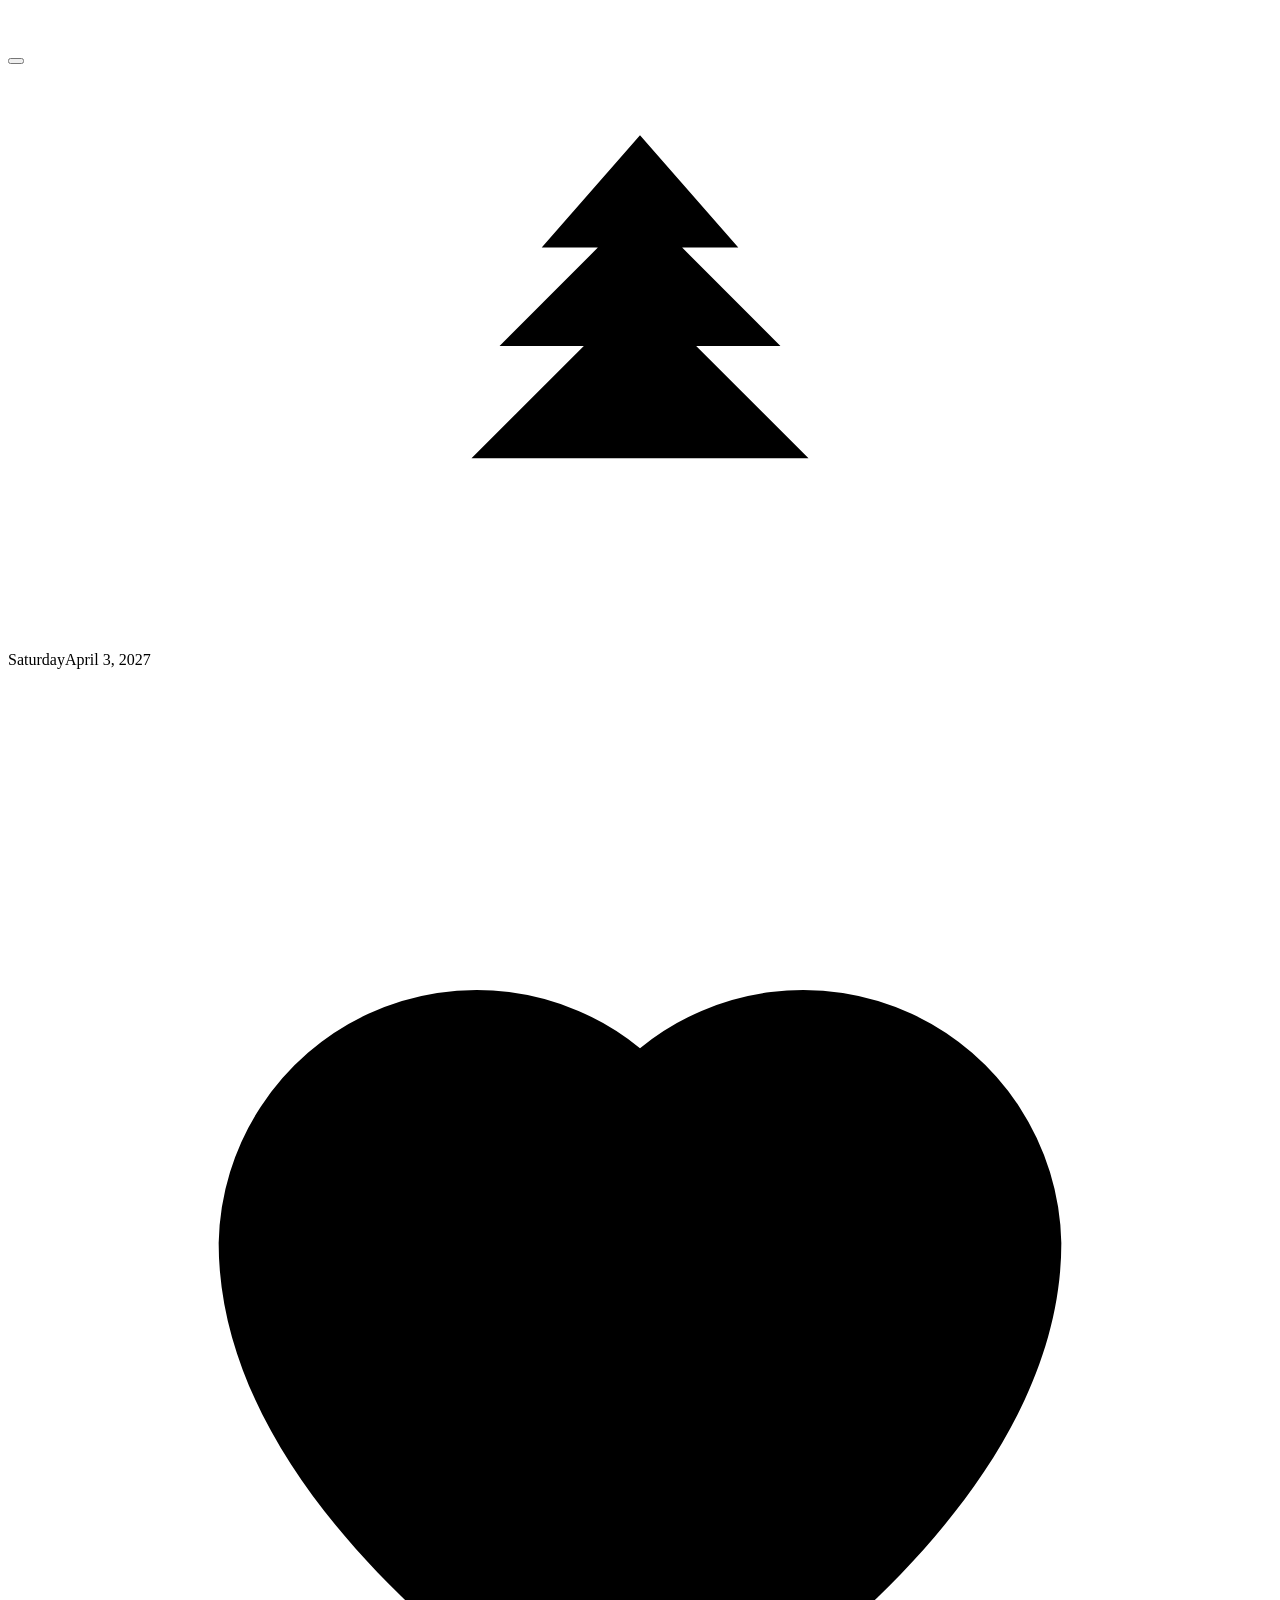
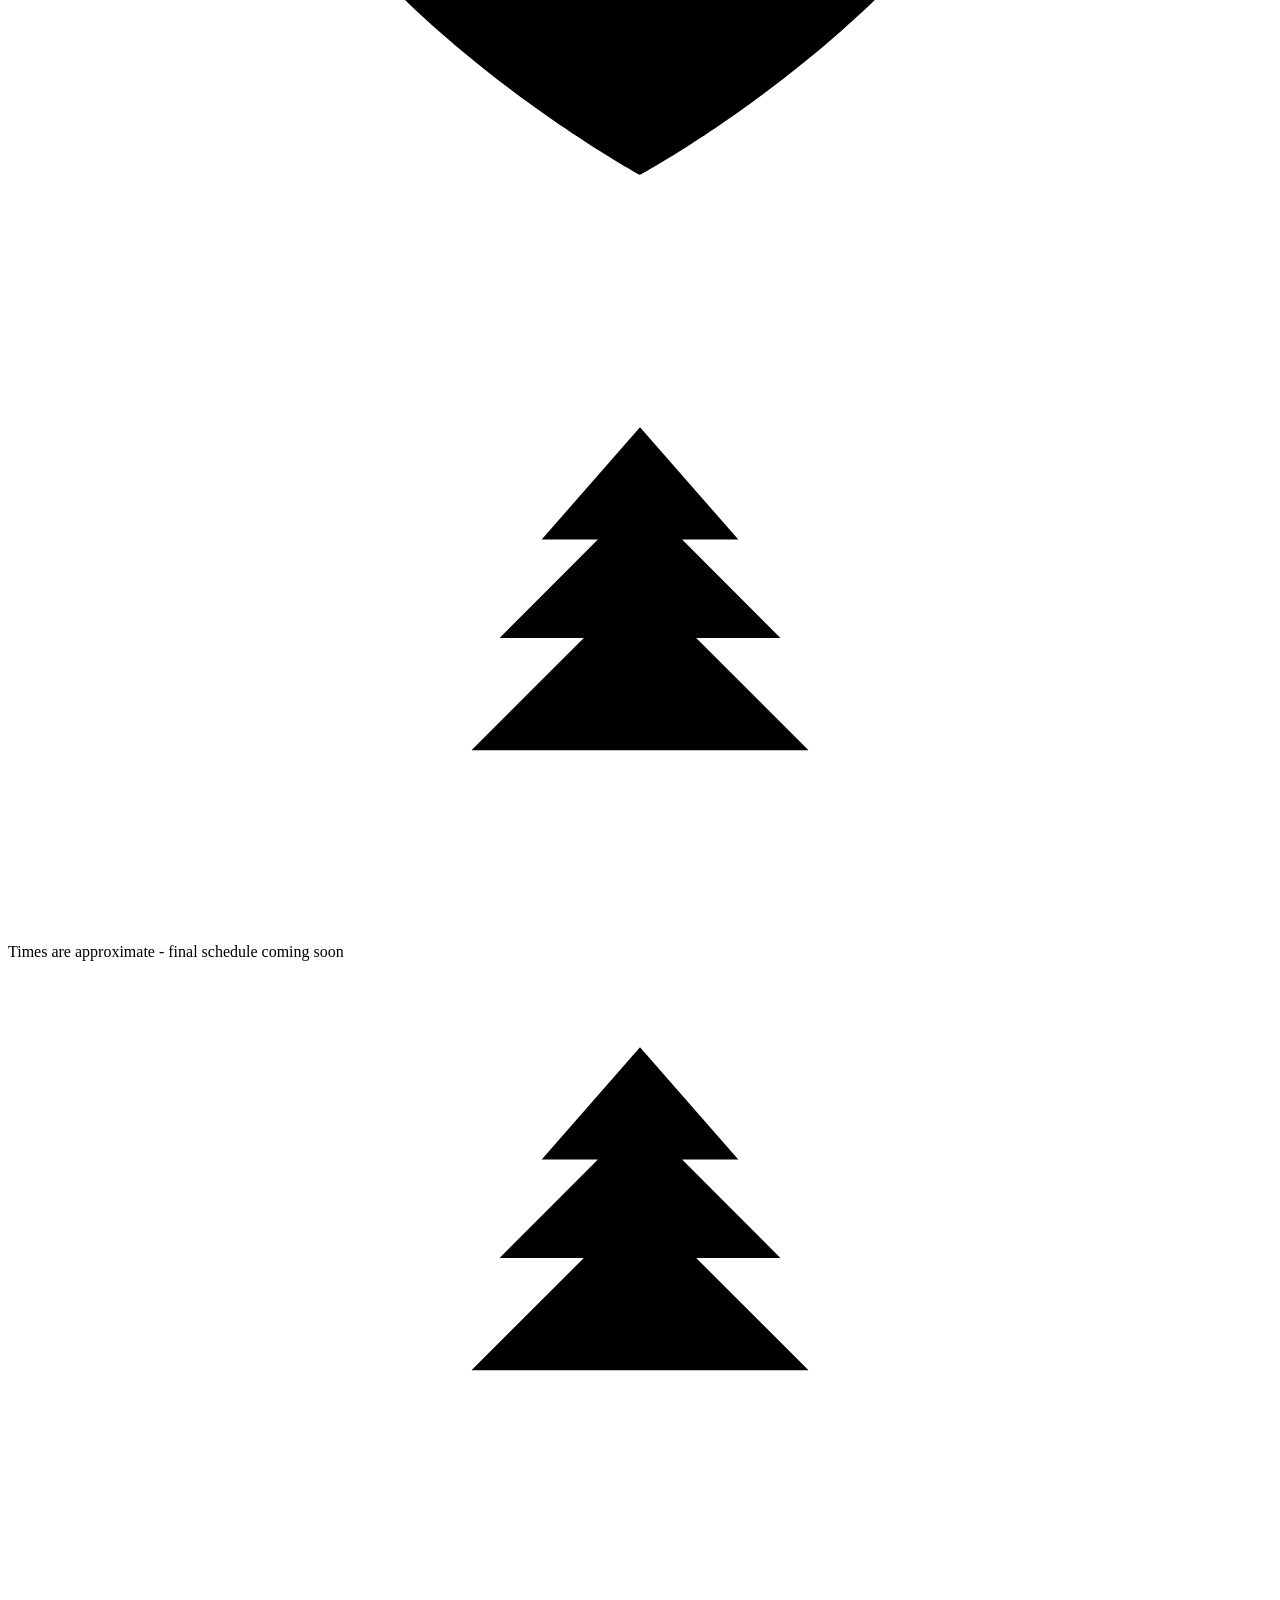
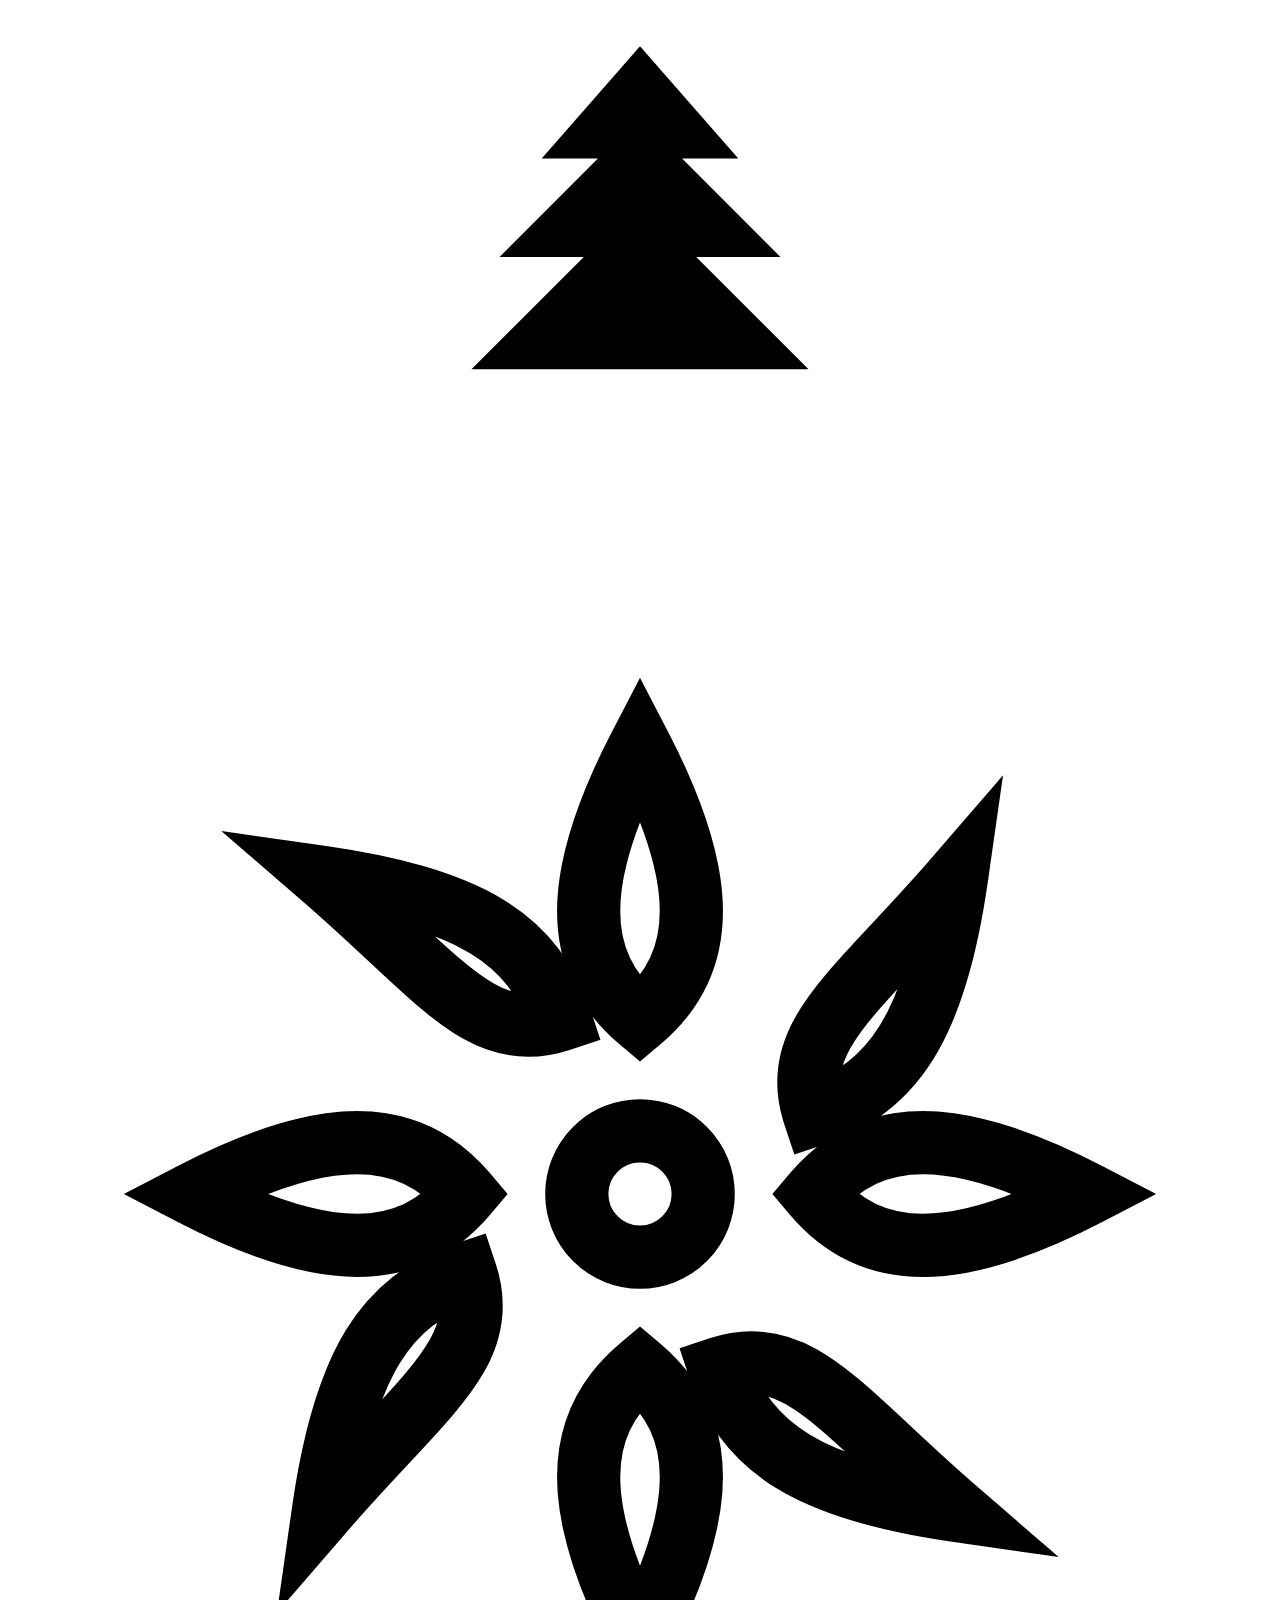
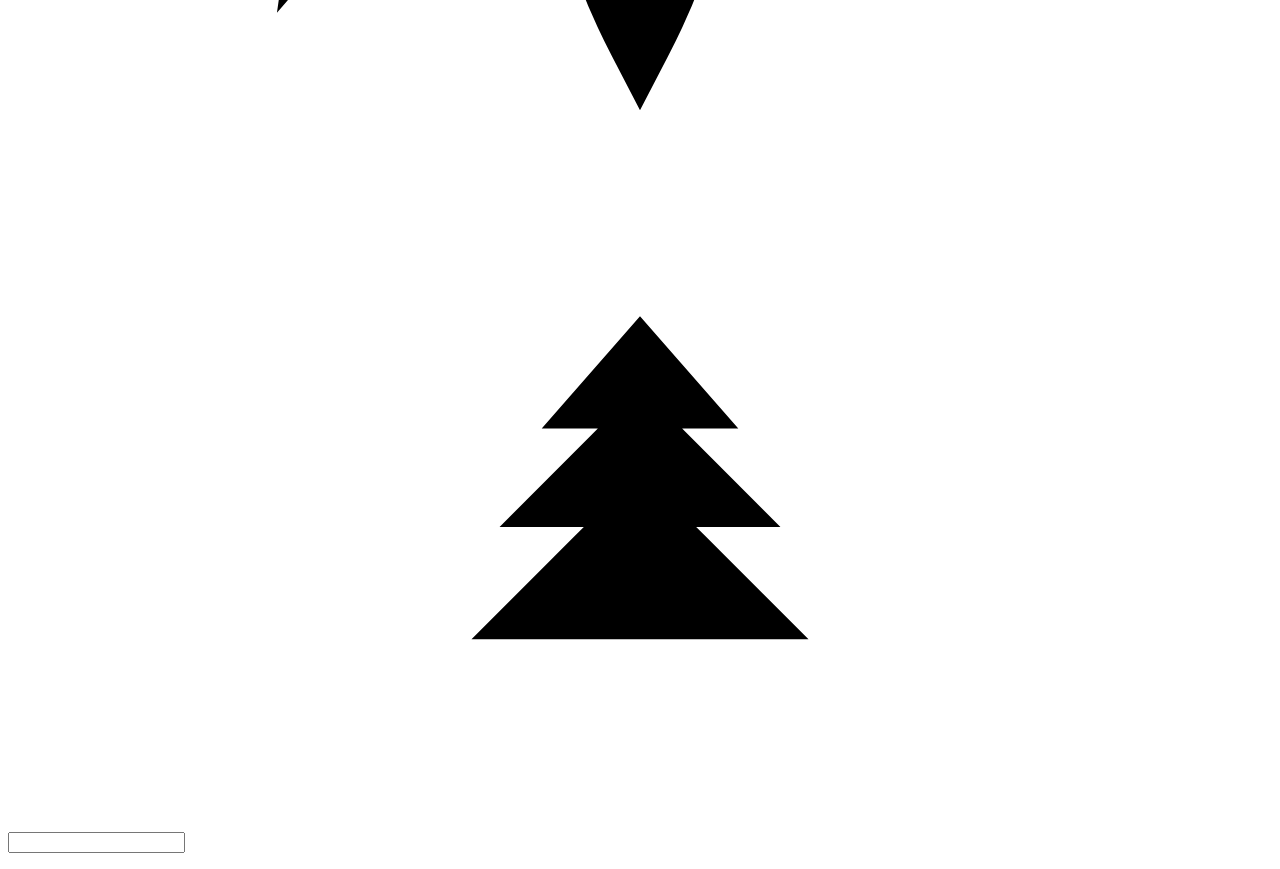
<file: src/index.template.html>
<!doctype html>
<html lang="en">
  <head>
    <meta charset="utf-8" />
    <meta name="viewport" content="width=device-width,initial-scale=1" />
    <meta name="robots" content="noindex, nofollow" />
    <title>Khang &amp; Thuy Wedding</title>
    <meta name="description" content="Join us for our wedding celebration in Dalat, Vietnam on April 3, 2027." />
    <meta property="og:title" content="Khang &amp; Thuy Wedding" />
    <meta property="og:description" content="Join us for our wedding celebration in Dalat, Vietnam on April 3, 2027." />
    <meta property="og:url" content="https://khangthuy.com/" />
    <meta property="og:type" content="website" />
    <meta property="og:image" content="https://khangthuy.com/assets/optimized/03-1600.webp" />
    <meta name="twitter:card" content="summary_large_image" />
    <meta name="twitter:title" content="Khang &amp; Thuy Wedding" />
    <meta name="twitter:description" content="Join us for our wedding celebration in Dalat, Vietnam on April 3, 2027." />
    <meta name="twitter:image" content="https://khangthuy.com/assets/optimized/03-1600.webp" />
    <link rel="icon" href="assets/favicon/favicon.ico" sizes="any" />
    <link rel="icon" type="image/svg+xml" href="assets/favicon/pine.svg" />
    <link rel="icon" type="image/png" sizes="32x32" href="assets/favicon/icon-32.png" />
    <link rel="icon" type="image/png" sizes="16x16" href="assets/favicon/icon-16.png" />
    <link rel="apple-touch-icon" sizes="180x180" href="assets/favicon/apple-touch-icon.png" />
    <link rel="manifest" href="assets/favicon/site.webmanifest" />
    <link rel="preconnect" href="https://fonts.googleapis.com" />
    <link rel="preconnect" href="https://fonts.gstatic.com" crossorigin />
    <link
      href="https://fonts.googleapis.com/css2?family=Cormorant+Garamond:ital,wght@0,300;0,400;0,500;1,400&family=Great+Vibes&family=Jost:wght@300;400;500&display=swap"
      rel="stylesheet"
    />
    <style>
      __BUILD_INLINE_STYLES__
    </style>
  </head>
  <body>
    <div class="pinefall" id="pinefall" aria-hidden="true"></div>
    <nav id="nav">
      <a data-to="story" id="navStory"></a
      ><a data-to="details" id="navDetails"></a
      ><a data-to="venue" id="navVenue"></a><a data-to="rsvp" id="navRsvp"></a>
    </nav>
    <div class="progress" id="prog"></div>
    <header class="hero" id="hero">
      <div class="stick">
        <div class="hero-photo">
          <picture
            ><source id="heroMobile" media="(max-width:700px)" />
            <img id="heroPhoto" fetchpriority="high" decoding="async" alt=""
          /></picture>
        </div>
        <div class="hero-copy" id="heroCopy">
          <h1 id="names"></h1>
          <p class="date" id="date"></p>
          <p class="place" id="place"></p>
          <button class="btn" data-to="rsvp" id="heroButton"></button>
        </div>
      </div>
    </header>
    <section id="story" class="reveal">
      <svg class="sect-flora" viewBox="0 0 90 40" aria-hidden="true">
        <path d="M4 20H35M55 20H86" />
        <path
          d="M45 5L38 13H42L35 20H41L33 28H57L49 20H55L48 13H52Z M45 28V35"
        />
      </svg>
      <p class="eyebrow" id="storyEyebrow"></p>
      <h2 id="headline"></h2>
      <div class="date-treatment type-a" aria-label="Wedding date">
        <span class="date-weekday">Saturday</span
        ><span class="date-line">April 3, 2027</span>
      </div>
      <div class="orn">
        <svg
          class="orn-icon"
          viewBox="0 0 24 24"
          aria-hidden="true"
          focusable="false"
        >
          <path
            d="M12 21s-8-4.35-8-10.1A4.9 4.9 0 0 1 12 7.2a4.9 4.9 0 0 1 8 3.7C20 16.65 12 21 12 21Z"
            fill="currentColor"
          />
        </svg>
      </div>
      <p id="intro"></p>
      <div class="count" id="count"></div>
    </section>
    <section class="gallery reveal" id="photos">
      <div class="gallery-heading">
        <div>
          <p class="eyebrow" id="galleryEyebrow"></p>
          <h2 id="galleryTitle"></h2>
        </div>
        <p id="galleryText"></p>
      </div>
      <div class="photo-grid" id="photoGrid"></div>
    </section>
    <div class="band">
      <section id="details" class="reveal">
        <svg class="sect-flora" viewBox="0 0 90 40" aria-hidden="true">
          <path d="M4 20H35M55 20H86" />
          <path
            d="M45 5L38 13H42L35 20H41L33 28H57L49 20H55L48 13H52Z M45 28V35"
          />
        </svg>
        <p class="eyebrow" id="detailsEyebrow"></p>
        <h2 id="detailsTitle"></h2>
        <div class="cards" id="cards"></div>
        <div class="timeline" id="timeline"></div>
        <p class="timeline-note">
          Times are approximate - final schedule coming soon
        </p>
      </section>
    </div>
    <section id="venue" class="reveal">
      <div class="venue-head">
        <svg class="sect-flora" viewBox="0 0 90 40" aria-hidden="true">
          <path d="M4 20H35M55 20H86" />
          <path
            d="M45 5L38 13H42L35 20H41L33 28H57L49 20H55L48 13H52Z M45 28V35"
          />
        </svg>
        <p class="eyebrow" id="venueEyebrowTop"></p>
      </div>
      <div class="venue-layout">
        <img
          class="venue-image"
          id="venuePhoto"
          loading="lazy"
          decoding="async"
          alt=""
        />
        <div>
          <svg class="sect-flora" viewBox="0 0 90 40" aria-hidden="true">
            <path d="M4 20H35M55 20H86" />
            <path
              d="M45 5L38 13H42L35 20H41L33 28H57L49 20H55L48 13H52Z M45 28V35"
            />
          </svg>
          <p class="eyebrow" id="venueEyebrow"></p>
          <h2 id="vname"></h2>
          <div class="orn">
            <svg
              class="orn-icon"
              viewBox="0 0 24 24"
              aria-hidden="true"
              focusable="false"
            >
              <g fill="none" stroke="currentColor" stroke-width="1.2">
                <path
                  d="M12 3.5c1.3 2.5 1.3 4.1 0 5.2-1.3-1.1-1.3-2.7 0-5.2ZM20.5 12c-2.5 1.3-4.1 1.3-5.2 0 1.1-1.3 2.7-1.3 5.2 0ZM12 20.5c-1.3-2.5-1.3-4.1 0-5.2 1.3 1.1 1.3 2.7 0 5.2ZM3.5 12c2.5-1.3 4.1-1.3 5.2 0-1.1 1.3-2.7 1.3-5.2 0ZM5.99 5.99c2.8.4 4 1.2 4.5 2.7-1.5.5-2.3-.8-4.5-2.7ZM18.01 5.99c-.4 2.8-1.2 4-2.7 4.5-.5-1.5.8-2.3 2.7-4.5ZM18.01 18.01c-2.8-.4-4-1.2-4.5-2.7 1.5-.5 2.3.8 4.5 2.7ZM5.99 18.01c.4-2.8 1.2-4 2.7-4.5.5 1.5-.8 2.3-2.7 4.5Z"
                />
                <circle cx="12" cy="12" r="1.2" />
              </g>
            </svg>
          </div>
          <p id="vtext"></p>
          <p><a class="link" id="map" target="_blank" rel="noopener"></a></p>
          <div class="cards" id="travel"></div>
        </div>
      </div>
    </section>
    <section id="rsvp" class="rsvp reveal">
      <svg class="sect-flora" viewBox="0 0 90 40" aria-hidden="true">
        <path d="M4 20H35M55 20H86" />
        <path
          d="M45 5L38 13H42L35 20H41L33 28H57L49 20H55L48 13H52Z M45 28V35"
        />
      </svg>
      <p class="eyebrow" id="rsvpEyebrow"></p>
      <h2 id="rsvpTitle"></h2>
      <div class="panel">
        <div id="step1" class="step">
          <label for="q" id="searchLabel" style="margin-top: 0"></label>
          <input id="q" type="search" autocomplete="off" />
          <ul id="results"></ul>
          <p id="none" class="small" hidden></p>
        </div>
        <form id="stepUnlock" class="step" hidden>
          <p
            style="
              font:
                400 1.6rem &quot;Cormorant Garamond&quot;,
                serif;
              margin: 0;
            "
          >
            <span id="unlockWho"></span>
          </p>
          <p class="small" id="unlockIntro"></p>
          <label for="unlockEmail" id="unlockLabel"></label
          ><input id="unlockEmail" type="email" autocomplete="off" required />
          <p class="small" id="unlockHint"></p>
          <div style="text-align: center">
            <button class="btn fill" type="submit" id="unlockBtn"></button
            ><br /><button
              type="button"
              class="linkbtn small"
              id="unlockBack"
            ></button>
          </div>
          <p class="err" id="unlockErr" hidden></p>
        </form>
        <form id="step2" class="step" hidden>
          <p
            style="
              font:
                400 1.6rem &quot;Cormorant Garamond&quot;,
                serif;
              margin: 0;
            "
          >
            <span id="welcomePrefix"></span> <span id="who"></span>
          </p>
          <p class="small" id="already" hidden></p>
          <div class="evt">
            <p class="evt-title" id="mainEvtTitle"></p>
            <div class="choice">
              <label
                ><input type="radio" name="att" value="yes" checked />
                <span id="acceptText"></span></label
              ><label
                ><input type="radio" name="att" value="no" />
                <span id="declineText"></span
              ></label>
            </div>
          </div>
          <div class="evt" id="teaBlock" hidden>
            <p class="evt-title" id="teaEvtTitle"></p>
            <p class="small" id="teaEvtText"></p>
            <div class="choice">
              <label
                ><input type="radio" name="tea" value="yes" checked />
                <span id="teaAcceptText"></span></label
              ><label
                ><input type="radio" name="tea" value="no" />
                <span id="teaDeclineText"></span
              ></label>
            </div>
          </div>
          <div id="acceptFields">
            <div id="cntwrap">
              <label for="cnt" id="countLabel"></label
              ><select id="cnt"></select>
            </div>
            <div id="emailwrap">
              <label for="email" id="emailLabel"></label
              ><input id="email" type="email" />
            </div>
            <div id="dietwrap">
              <label for="notes" id="notesLabel"></label
              ><textarea id="notes" rows="3"></textarea>
            </div>
            <div id="acceptedCoupleNote">
              <label for="coupleNoteAccepted" id="coupleNoteAcceptedLabel"></label
              ><textarea id="coupleNoteAccepted" rows="3"></textarea>
            </div>
          </div>
          <div id="declineFields" hidden>
            <label for="coupleNote" id="coupleNoteLabel"></label
            ><textarea id="coupleNote" rows="3"></textarea>
          </div>
          <div style="text-align: center">
            <button class="btn fill" type="submit" id="send"></button
            ><br /><button
              type="button"
              class="linkbtn small"
              id="back"
            ></button>
          </div>
          <p class="err" id="err" hidden></p>
        </form>
        <div id="done" class="step done" hidden>
          <h3 id="thanksTitle"></h3>
          <p id="thanksText"></p>
        </div>
      </div>
    </section>
    <footer>
      <p class="script" id="fnames"></p>
      <p class="small" id="contact"></p>
    </footer>
    <script>
      __BUILD_INLINE_SCRIPT__;
    </script>
  </body>
</html>
</file>
